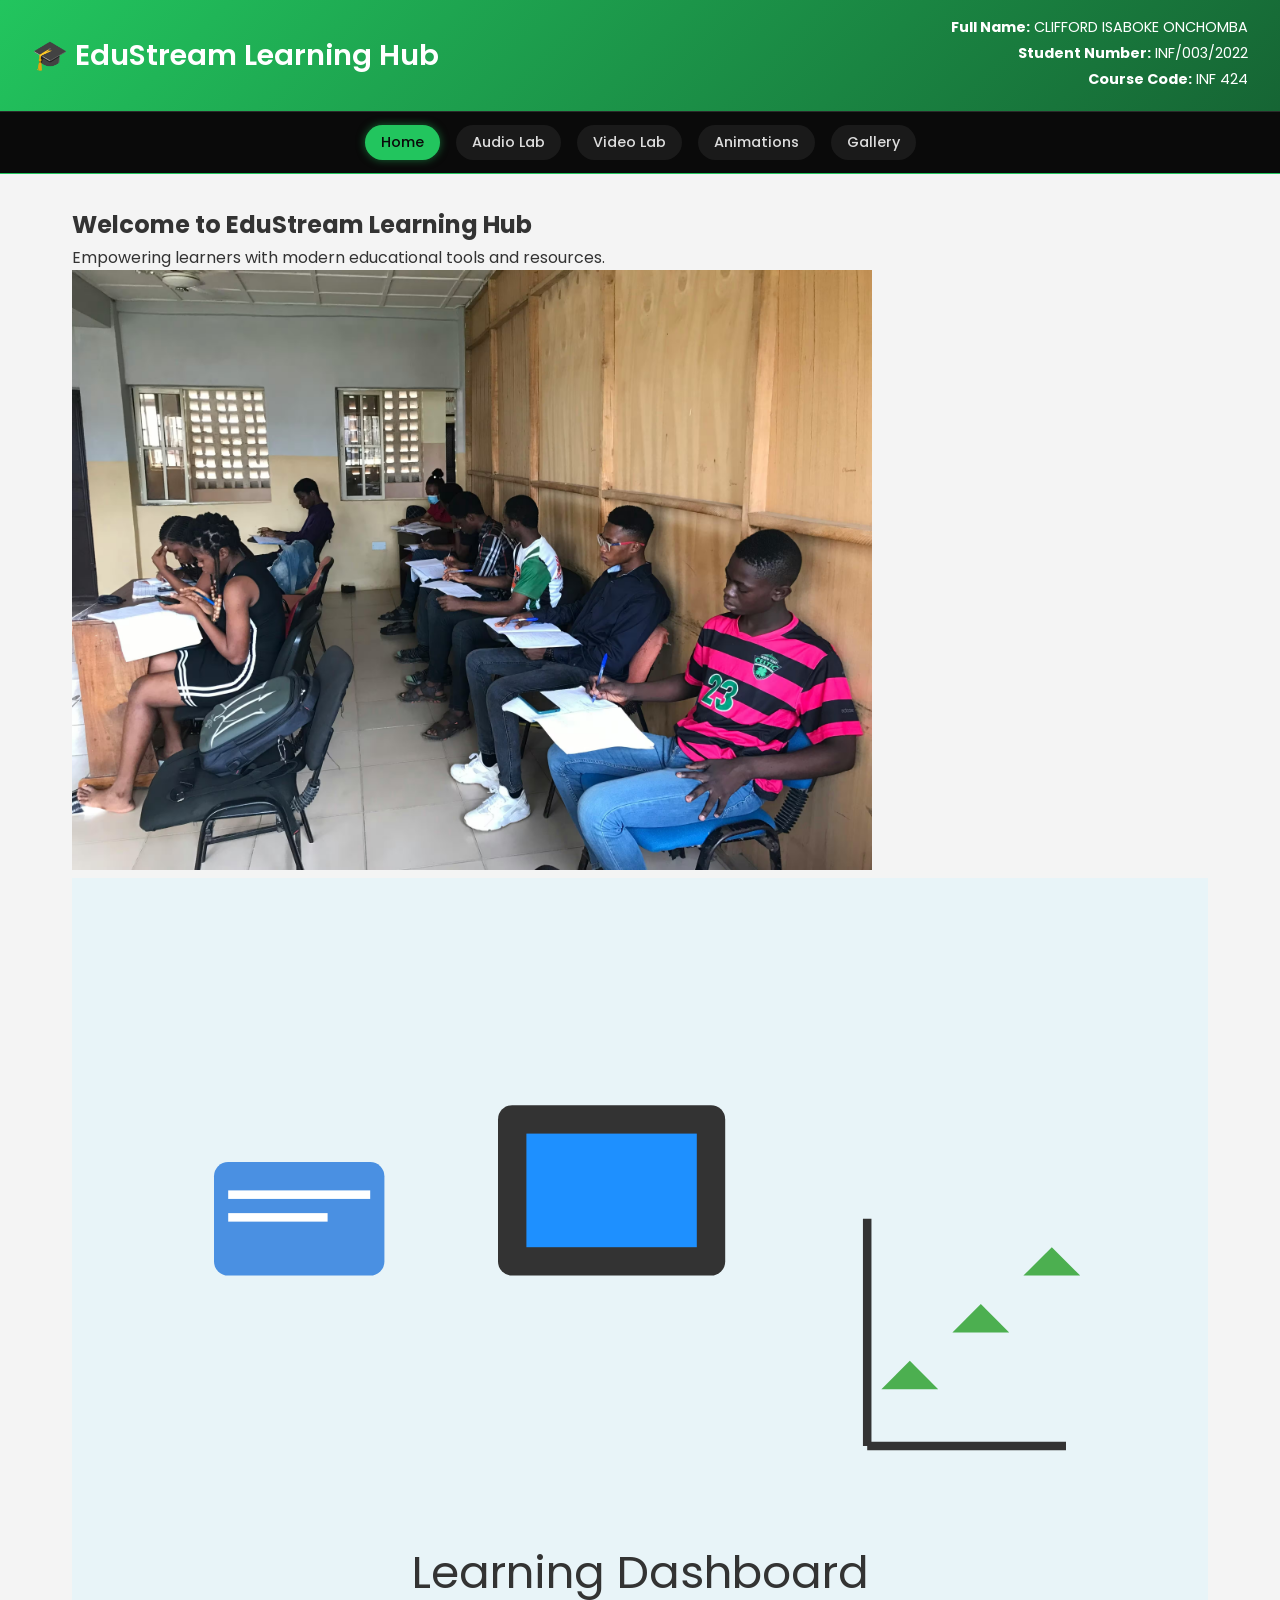
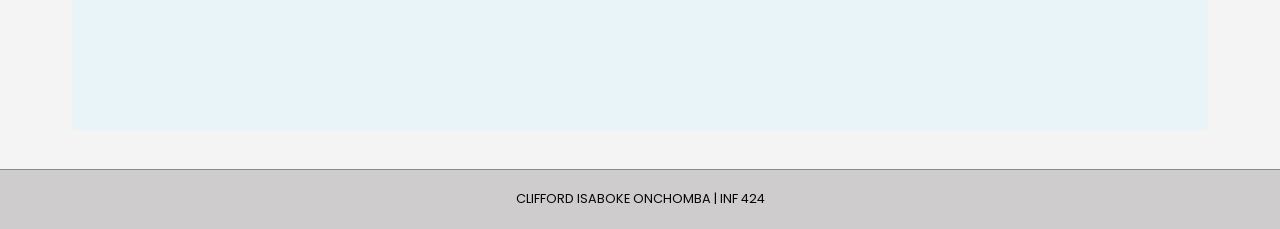
<file: index.html>
<!DOCTYPE html>
<html lang="en">
<head>
    <meta charset="UTF-8">
    <meta name="viewport" content="width=device-width, initial-scale=1.0">
    <title>EduStream Learning Hub</title>
    <!-- Preconnect to Google Fonts for performance -->
    <link rel="preconnect" href="https://fonts.googleapis.com">
    <link rel="preconnect" href="https://fonts.gstatic.com" crossorigin>
    <link href="https://fonts.googleapis.com/css2?family=Poppins:wght@400;600&display=swap" rel="stylesheet">
    <link rel="stylesheet" href="style.css">
    
</head>
<body>
    <header>
  <div class="logo">🎓 EduStream Learning Hub</div>
  <div class="student-info">
    <p><strong>Full Name:</strong> CLIFFORD ISABOKE ONCHOMBA</p>
    <p><strong>Student Number:</strong> INF/003/2022</p>
    <p><strong>Course Code:</strong> INF 424</p>
  </div>
</header>

<!-- Navigation Bar -->
<nav class="main-nav">
  <a href="index.html" class="nav-link active"> Home</a>
  <a href="audio-player.html" class="nav-link"> Audio Lab</a>
  <a href="video-player.html" class="nav-link"> Video Lab</a>
  <a href="animations.html" class="nav-link"> Animations</a>
  <a href="gallery.html" class="nav-link"> Gallery</a>
</nav>

    <main>
        <section class="hero-section">
            <h1>Welcome to EduStream Learning Hub</h1>
            <p>Empowering learners with modern educational tools and resources.</p>
            <picture>
                <source srcset="assets/images/pexels-unique-digitals-154779423-10614240.avif" type="image/avif">
                <source srcset="assets/images/pexels-unique-digitals-154779423-10614240.webp" type="image/webp">
                <img src="assets/images/pexels-unique-digitals-154779423-10614240.jpg" alt="Students collaborating in a modern learning environment with digital devices" width="800" height="600" class="hero-image">
            </picture>
        </section>

        <section class="illustration-section">
            <svg class="illustration" viewBox="0 0 400 300" role="img" aria-label="Educational illustration showing learning dashboard with books, computer, and growth chart">
                <!-- Background rectangle -->
                <rect width="400" height="300" fill="#e8f4f8"/>
                <!-- Book -->
                <rect x="50" y="100" width="60" height="40" fill="#4a90e2" rx="5"/>
                <rect x="55" y="110" width="50" height="3" fill="#fff"/>
                <rect x="55" y="118" width="35" height="3" fill="#fff"/>
                <!-- Computer screen -->
                <rect x="150" y="80" width="80" height="60" fill="#333" rx="5"/>
                <rect x="160" y="90" width="60" height="40" fill="#1e90ff"/>
                <!-- Growth chart -->
                <line x1="280" y1="200" x2="280" y2="120" stroke="#333" stroke-width="3"/>
                <line x1="280" y1="200" x2="350" y2="200" stroke="#333" stroke-width="3"/>
                <polygon points="285,180 295,170 305,180" fill="#4caf50"/>
                <polygon points="310,160 320,150 330,160" fill="#4caf50"/>
                <polygon points="335,140 345,130 355,140" fill="#4caf50"/>
                <!-- Text -->
                <text x="200" y="250" text-anchor="middle" font-family="Poppins, sans-serif" font-size="16" fill="#333">Learning Dashboard</text>
            </svg>
        </section>
    </main>
    <footer class="page-footer">
  <p>CLIFFORD ISABOKE ONCHOMBA | INF 424</p>
</footer>
</body>
</html>
</file>
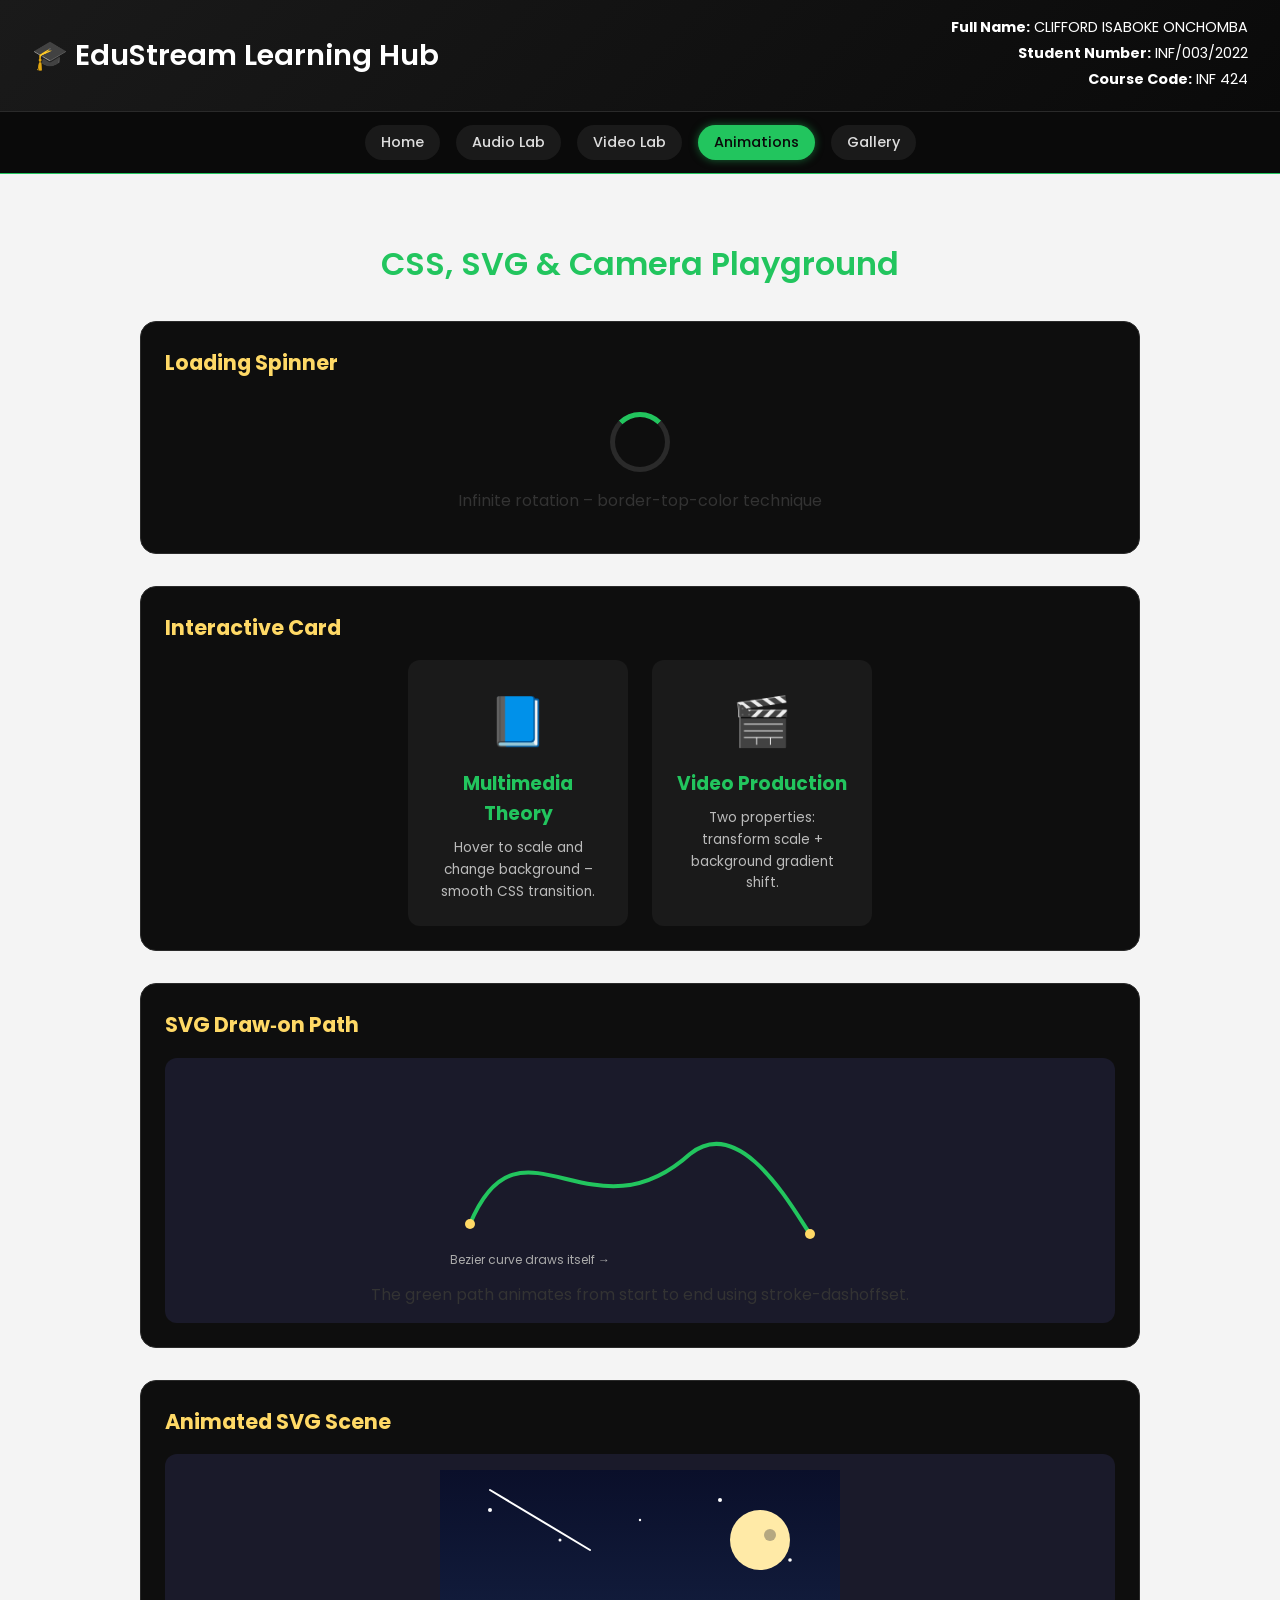
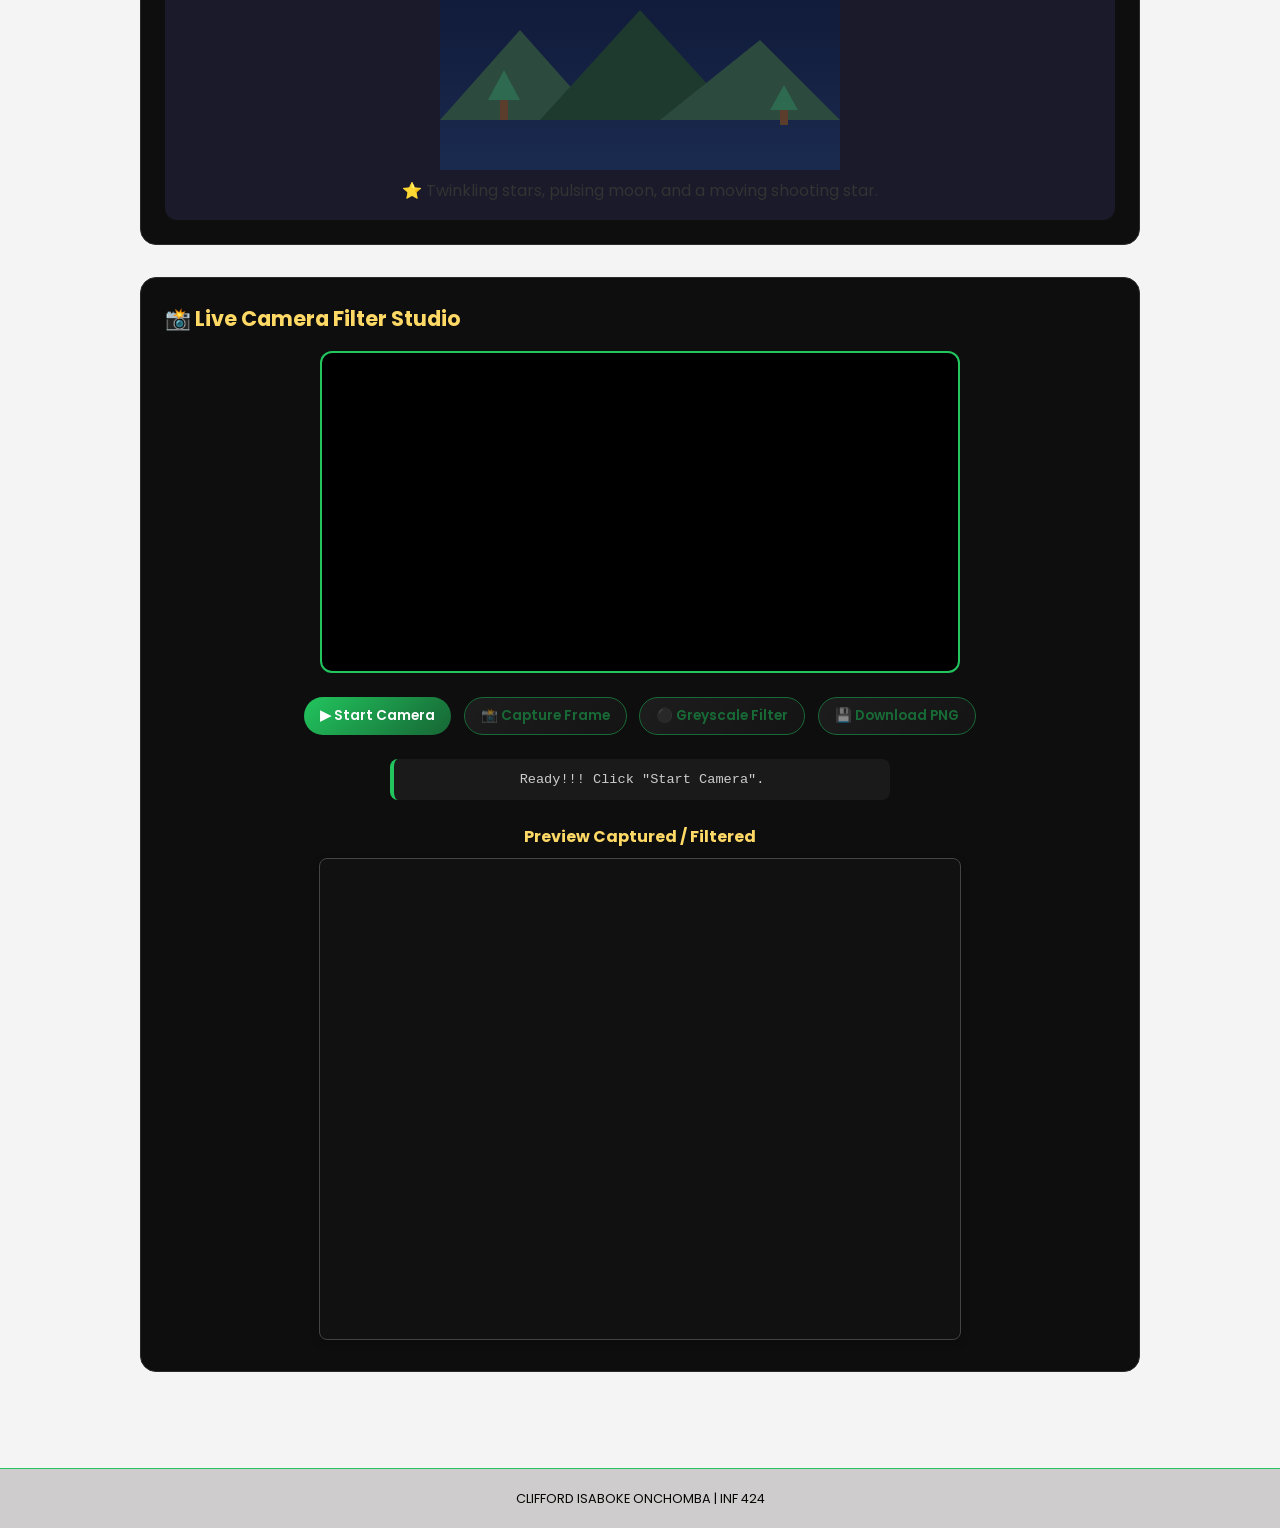
<file: animations.html>
<!DOCTYPE html>
<html lang="en">
<head>
  <meta charset="UTF-8" />
  <meta name="viewport" content="width=device-width, initial-scale=1.0" />
  <title>EduStream Learning Hub – Creative Lab (Animations + Camera)</title>
  <!-- Google Fonts -->
  <link rel="preconnect" href="https://fonts.googleapis.com" />
  <link rel="preconnect" href="https://fonts.gstatic.com" crossorigin />
  <link href="https://fonts.googleapis.com/css2?family=Poppins:wght@400;500;600;700&display=swap" rel="stylesheet" />
  <link rel="stylesheet" href="style.css" />
</head>
<body class="dark-theme">
  <header>
  <div class="logo">🎓 EduStream Learning Hub</div>
  <div class="student-info">
    <p><strong>Full Name:</strong> CLIFFORD ISABOKE ONCHOMBA</p>
    <p><strong>Student Number:</strong> INF/003/2022</p>
    <p><strong>Course Code:</strong> INF 424</p>
  </div>
</header>

<!-- Navigation Bar -->
<nav class="main-nav">
  <a href="index.html" class="nav-link"> Home</a>
  <a href="audio-player.html" class="nav-link">Audio Lab</a>
  <a href="video-player.html" class="nav-link"> Video Lab</a>
  <a href="animations.html" class="nav-link  active"> Animations</a>
  <a href="gallery.html" class="nav-link"> Gallery</a>
</nav>

  <main>
    <h1 class="page-title">CSS, SVG & Camera Playground</h1>

    <!-- CSS Loading Spinner -->
    <section class="demo-section">
      <h2>  Loading Spinner</h2>
      <div class="spinner-container">
        <div class="loading-spinner"></div>
        <p>Infinite rotation – border-top-color technique</p>
      </div>
    </section>

    <!--  Card Component with Hover Transitions -->
    <section class="demo-section">
      <h2> Interactive Card </h2>
      <div class="cards-grid">
        <div class="animated-card">
          <div class="card-icon">📘</div>
          <h3>Multimedia Theory</h3>
          <p>Hover to scale and change background – smooth CSS transition.</p>
        </div>
        <div class="animated-card">
          <div class="card-icon">🎬</div>
          <h3>Video Production</h3>
          <p>Two properties: transform scale + background gradient shift.</p>
        </div>
      </div>
    </section>

    <!--  SVG Draw‑on Path Animation (Bezier curve) -->
    <section class="demo-section">
      <h2> SVG Draw‑on Path </h2>
      <div class="svg-container">
        <svg width="400" height="200" viewBox="0 0 400 200" xmlns="http://www.w3.org/2000/svg">
          <path class="draw-path" 
                d="M 30 150 C 80 30, 150 170, 250 80 C 300 40, 350 130, 370 160" 
                fill="none" 
                stroke="#22C55E" 
                stroke-width="4" 
                stroke-linecap="round" />
          <circle cx="30" cy="150" r="5" fill="#FFD966" />
          <circle cx="370" cy="160" r="5" fill="#FFD966" />
          <text x="10" y="190" fill="#aaa" font-size="12">Bezier curve draws itself →</text>
        </svg>
        <p>The green path animates from start to end using stroke-dashoffset.</p>
      </div>
    </section>

    <!--  Second SVG Illustration (6+ elements, animated property) -->
    <section class="demo-section">
      <h2>Animated SVG Scene </h2>
      <div class="svg-container">
        <svg width="400" height="300" viewBox="0 0 400 300" xmlns="http://www.w3.org/2000/svg">
          <defs>
            <linearGradient id="skyGrad" x1="0%" y1="0%" x2="0%" y2="100%">
              <stop offset="0%" stop-color="#0a0f2a" />
              <stop offset="100%" stop-color="#1a2a4f" />
            </linearGradient>
          </defs>
          <rect width="400" height="300" fill="url(#skyGrad)" />
          <circle class="star twinkle1" cx="50" cy="40" r="2" fill="#FFF" />
          <circle class="star twinkle2" cx="120" cy="70" r="1.5" fill="#FFF" />
          <circle class="star twinkle3" cx="280" cy="30" r="2" fill="#FFF" />
          <circle class="star twinkle4" cx="350" cy="90" r="1.8" fill="#FFF" />
          <circle class="star twinkle5" cx="200" cy="50" r="1.2" fill="#FFF" />
          <circle class="moon" cx="320" cy="70" r="30" fill="#FFEAA7" />
          <circle cx="330" cy="65" r="6" fill="#0a0f2a" opacity="0.3" />
          <polygon points="0,250 80,160 160,250" fill="#2d4a3e" />
          <polygon points="100,250 200,140 300,250" fill="#1e3a2f" />
          <polygon points="220,250 320,170 400,250" fill="#2d4a3e" />
          <line class="shooting-star" x1="50" y1="20" x2="150" y2="80" stroke="#FFF" stroke-width="2" stroke-linecap="round" />
          <rect x="60" y="230" width="8" height="20" fill="#5a3e2b" />
          <polygon points="48,230 64,200 80,230" fill="#2d6a4f" />
          <rect x="340" y="240" width="8" height="15" fill="#5a3e2b" />
          <polygon points="330,240 344,215 358,240" fill="#2d6a4f" />
        </svg>
        <p>⭐ Twinkling stars, pulsing moon, and a moving shooting star.</p>
      </div>
    </section>

    <!--  LIVE CAMERA FILTER  -->
    <section class="demo-section camera-section">
      <h2>📸 Live Camera Filter Studio</h2>
      <div class="camera-wrapper">
        <!-- Live video feed -->
        <div class="video-preview">
          <video id="cameraVideo" autoplay muted></video>
        </div>

        <!-- Control buttons -->
        <div class="camera-controls">
          <button id="startCameraBtn" class="camera-btn primary">▶ Start Camera</button>
          <button id="captureBtn" class="camera-btn" disabled>📸 Capture Frame</button>
          <button id="greyscaleBtn" class="camera-btn" disabled>⚫ Greyscale Filter</button>
          <button id="downloadBtn" class="camera-btn" disabled>💾 Download PNG</button>
        </div>

        <!-- Status messages -->
        <div id="cameraStatus" class="camera-status" aria-live="polite"></div>

        <!-- Preview captured/filtered image -->
        <div class="preview-area">
          <h3>Preview Captured / Filtered</h3>
          <canvas id="previewCanvas" width="640" height="480"></canvas>
        </div>
      </div>
    </section>
  </main>

  <footer class="page-footer">
    <p>CLIFFORD ISABOKE ONCHOMBA | INF 424 </p>
  </footer>

  <script>
    (function() {
      // Camera elements
      const video = document.getElementById('cameraVideo');
      const previewCanvas = document.getElementById('previewCanvas');
      const previewCtx = previewCanvas.getContext('2d');
      const captureCanvas = document.createElement('canvas'); // hidden, for processing
      
      const startBtn = document.getElementById('startCameraBtn');
      const captureBtn = document.getElementById('captureBtn');
      const greyscaleBtn = document.getElementById('greyscaleBtn');
      const downloadBtn = document.getElementById('downloadBtn');
      const statusDiv = document.getElementById('cameraStatus');

      let mediaStream = null;
      let currentImageData = null;   // stores the latest captured ImageData

      function showMessage(msg, isError = false) {
        statusDiv.innerHTML = msg;
        statusDiv.style.color = isError ? '#ff8888' : '#88ff88';
        console.log(msg);
      }

      function clearMessage() {
        statusDiv.innerHTML = ' Ready!!! Click "Start Camera".';
        statusDiv.style.color = '#ccc';
      }

      function setButtonsEnabled(enabled) {
        captureBtn.disabled = !enabled;
        greyscaleBtn.disabled = !enabled;
        downloadBtn.disabled = !enabled;
      }

      // Start camera with error handling f
      async function startCamera() {
        if (mediaStream) {
          mediaStream.getTracks().forEach(track => track.stop());
          video.srcObject = null;
        }

        const constraints = {
          video: { width: { ideal: 1280 }, height: { ideal: 720 }, facingMode: 'user' },
          audio: false
        };

        try {
          const stream = await navigator.mediaDevices.getUserMedia(constraints);
          mediaStream = stream;
          video.srcObject = stream;
          await video.play();
          showMessage('📷 Camera active. You can now capture frames.');
          setButtonsEnabled(true);
        } catch (err) {
          let errorMsg = '';
          switch (err.name) {
            case 'NotAllowedError':
              errorMsg = '❌ Permission denied. Please allow camera access in your browser.';
              break;
            case 'NotFoundError':
              errorMsg = '❌ No camera found on this device. Please connect a camera.';
              break;
            case 'NotReadableError':
              errorMsg = '❌ Camera is busy or not readable. Close other apps using the camera.';
              break;
            default:
              errorMsg = `⚠️ Camera error: ${err.name} – ${err.message}`;
          }
          showMessage(errorMsg, true);
          setButtonsEnabled(false);
        }
      }

      // Capture current video frame to  store ImageData
      function captureFrame() {
        if (!video.videoWidth || !video.videoHeight) {
          showMessage('⚠️ No video feed. Please start the camera first.', true);
          return;
        }

        const width = video.videoWidth;
        const height = video.videoHeight;
        captureCanvas.width = width;
        captureCanvas.height = height;
        previewCanvas.width = width;
        previewCanvas.height = height;

        const ctx = captureCanvas.getContext('2d');
        ctx.drawImage(video, 0, 0, width, height);
        currentImageData = ctx.getImageData(0, 0, width, height);
        
        // Show on preview
        previewCtx.putImageData(currentImageData, 0, 0);
        showMessage('📸 Frame captured. You can now apply greyscale or download.');
        greyscaleBtn.disabled = false;
        downloadBtn.disabled = false;
      }

      // Apply greyscale 
      function applyGreyscale() {
        if (!currentImageData) {
          showMessage('⚠️ No captured frame. Click "Capture Frame" first.', true);
          return;
        }

        const data = currentImageData.data;
        for (let i = 0; i < data.length; i += 4) {
          const r = data[i];
          const g = data[i+1];
          const b = data[i+2];
          const luminance = 0.299 * r + 0.587 * g + 0.114 * b;
          data[i] = luminance;
          data[i+1] = luminance;
          data[i+2] = luminance;
        }
        previewCtx.putImageData(currentImageData, 0, 0);
        showMessage('⚫ Greyscale filter applied (ITU-R BT.601 formula).');
      }

      // Download preview  as PNG
      function downloadPNG() {
        if (!previewCanvas.width || !previewCanvas.height) {
          showMessage('⚠️ No image to download. Capture or filter a frame first.', true);
          return;
        }
        try {
          const dataURL = previewCanvas.toDataURL('image/png');
          const link = document.createElement('a');
          const timestamp = new Date().toISOString().slice(0,19).replace(/:/g, '-');
          link.download = `edustream-cam-${timestamp}.png`;
          link.href = dataURL;
          link.click();
          showMessage('💾 PNG download started.');
        } catch (err) {
          showMessage(`Download failed: ${err.message}`, true);
        }
      }

      // Event listeners
      startBtn.addEventListener('click', startCamera);
      captureBtn.addEventListener('click', captureFrame);
      greyscaleBtn.addEventListener('click', applyGreyscale);
      downloadBtn.addEventListener('click', downloadPNG);

      // Initial state
      setButtonsEnabled(false);
      clearMessage();
    })();
  </script>
</body>
</html>
</file>
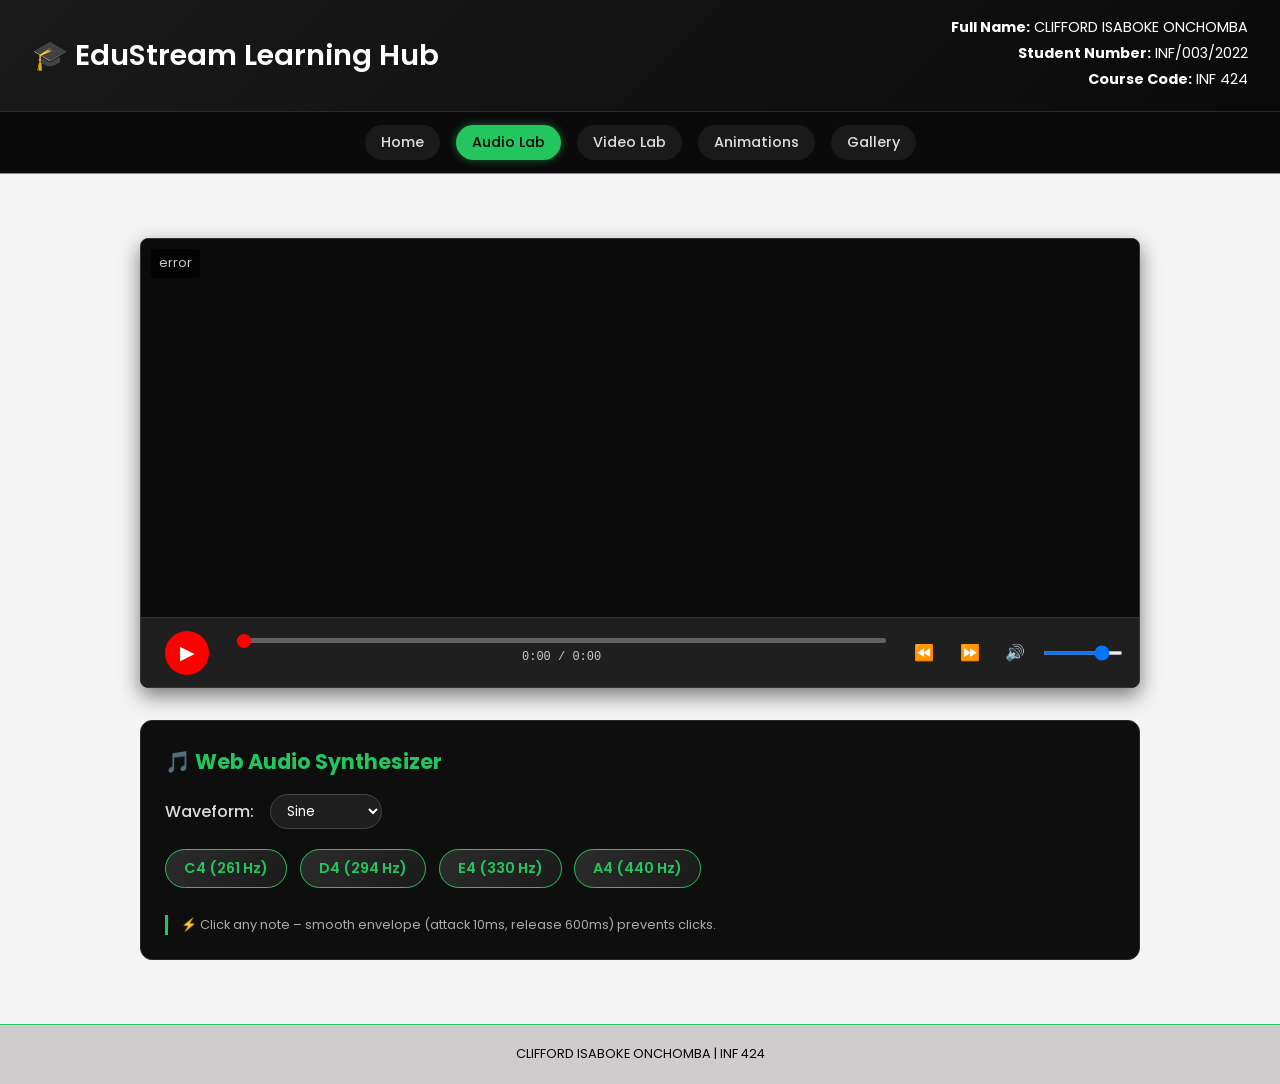
<file: audio-player.html>
<!DOCTYPE html>
<html lang="en">
<head>
  <meta charset="UTF-8" />
  <meta name="viewport" content="width=device-width, initial-scale=1.0" />
  <title>EduStream Learning Hub – Audio Player + Tone Generator</title>
  <!-- Google Fonts -->
  <link rel="preconnect" href="https://fonts.googleapis.com" />
  <link rel="preconnect" href="https://fonts.gstatic.com" crossorigin />
  <link href="https://fonts.googleapis.com/css2?family=Poppins:wght@400;500;600;700&display=swap" rel="stylesheet" />
  <link rel="stylesheet" href="style.css" />
</head>
<body class="dark-theme">
  <header>
  <div class="logo">🎓 EduStream Learning Hub</div>
  <div class="student-info">
    <p><strong>Full Name:</strong> CLIFFORD ISABOKE ONCHOMBA</p>
    <p><strong>Student Number:</strong> INF/003/2022</p>
    <p><strong>Course Code:</strong> INF 424</p>
  </div>
</header>

<!-- Navigation Bar -->
<nav class="main-nav">
  <a href="index.html" class="nav-link"> Home</a>
  <a href="audio-player.html" class="nav-link active"> Audio Lab</a>
  <a href="video-player.html" class="nav-link"> Video Lab</a>
  <a href="animations.html" class="nav-link"> Animations</a>
  <a href="gallery.html" class="nav-link"> Gallery</a>
</nav>

  <main>
    <!-- Custom Audio Player  -->
    <div class="media-player">
      <div class="player-visual">
        <div id="status" class="status-overlay" aria-live="polite"></div>
      </div>
      <div class="control-bar">
        <div class="control-left">
          <button id="play-pause" class="play-btn" type="button" aria-label="Play audio" title="Play/Pause">
            <span id="play-icon">▶</span>
          </button>
        </div>
        <div class="control-center">
          <div class="progress-container">
            <input id="seek-slider" type="range" min="0" max="100" value="0" step="0.1" aria-label="Seek through audio" />
            <div class="time-display">
              <span id="current-time">0:00</span> / <span id="duration-time">0:00</span>
            </div>
          </div>
        </div>
        <div class="control-right">
          <button id="rewind" class="control-btn" type="button" aria-label="Rewind 10 seconds" title="Rewind 10 seconds">⏪</button>
          <button id="forward" class="control-btn" type="button" aria-label="Forward 10 seconds" title="Forward 10 seconds">⏩</button>
          <button id="mute-toggle" class="control-btn" type="button" aria-label="Mute audio" title="Mute/Unmute">🔊</button>
          <input id="volume-slider" type="range" min="0" max="1" step="0.01" value="0.8" aria-label="Adjust volume" title="Adjust volume" />
        </div>
      </div>
    </div>

    <!-- audio  -->
    <audio id="audio" src="assets/audio/fun python.mp3"></audio>

    <!--  WEB AUDIO TONE GENERATOR SECTION  -->
    <div class="tone-generator-section">
      <h3>🎵 Web Audio Synthesizer</h3>
      <div class="synth-controls">
        <div class="waveform-selector">
          <label>Waveform:</label>
          <select id="waveformSelect" aria-label="Select waveform type" title="Choose waveform shape (Sine, Square, Sawtooth, Triangle)">
            <option value="sine">Sine</option>
            <option value="square">Square</option>
            <option value="sawtooth">Sawtooth</option>
            <option value="triangle">Triangle</option>
          </select>
        </div>
        <div class="note-buttons">
          <button class="note-btn" data-freq="261.63" data-note="C4" title="Play Middle C note">C4 (261 Hz)</button>
          <button class="note-btn" data-freq="293.66" data-note="D4" title="Play D note">D4 (294 Hz)</button>
          <button class="note-btn" data-freq="329.63" data-note="E4" title="Play E note">E4 (330 Hz)</button>
          <button class="note-btn" data-freq="440.00" data-note="A4" title="Play A note (standard tuning frequency)">A4 (440 Hz)</button>
        </div>
        <p class="synth-info">⚡ Click any note – smooth envelope (attack 10ms, release 600ms) prevents clicks.</p>
      </div>
    </div>
  </main>
  <footer class="page-footer">
  <p>CLIFFORD ISABOKE ONCHOMBA | INF 424</p>
</footer>

  <script>
    // ----------Audio Player Script----------
    const audio = document.getElementById('audio');
    const playPauseBtn = document.getElementById('play-pause');
    const playIcon = document.getElementById('play-icon');
    const statusEl = document.getElementById('status');
    const seekSlider = document.getElementById('seek-slider');
    const curTimeEl = document.getElementById('current-time');
    const durTimeEl = document.getElementById('duration-time');
    const volumeSlider = document.getElementById('volume-slider');
    const muteBtn = document.getElementById('mute-toggle');
    const rewindBtn = document.getElementById('rewind');
    const forwardBtn = document.getElementById('forward');

    const statusMsg = {
      loadstart: 'loading…',
      loadeddata: '',
      play: '',
      pause: '',
      waiting: 'buffering…',
      playing: '',
      ended: '',
      error: 'error'
    };

    function fmt_time(seconds) {
      const s = Number.isFinite(seconds) && seconds >= 0 ? seconds : 0;
      const m = Math.floor(s / 60);
      const sec = Math.floor(s % 60);
      return `${m}:${sec.toString().padStart(2, '0')}`;
    }

    function updateStatus(eventType) {
      statusEl.textContent = statusMsg[eventType] || '';
    }

    function updateSeek() {
      if (!audio.duration || Number.isNaN(audio.currentTime)) {
        seekSlider.value = 0;
        curTimeEl.textContent = '0:00';
        durTimeEl.textContent = '0:00';
        return;
      }
      const percent = (audio.currentTime / audio.duration) * 100;
      seekSlider.value = percent;
      curTimeEl.textContent = fmt_time(audio.currentTime);
      durTimeEl.textContent = fmt_time(audio.duration);
    }

    function syncPlayButton() {
      if (audio.ended) {
        playIcon.textContent = '↻';
        playPauseBtn.setAttribute('aria-label', 'Replay audio');
        return;
      }
      if (audio.paused) {
        playIcon.textContent = '▶';
        playPauseBtn.setAttribute('aria-label', 'Play audio');
      } else {
        playIcon.textContent = '❚❚';
        playPauseBtn.setAttribute('aria-label', 'Pause audio');
      }
    }

    function syncMute() {
      muteBtn.textContent = audio.muted ? '🔇' : '🔊';
      muteBtn.setAttribute('aria-label', audio.muted ? 'Unmute audio' : 'Mute audio');
    }

    function syncVolume() {
      audio.volume = Number(volumeSlider.value);
      audio.muted = audio.volume <= 0;
      syncMute();
    }

    function togglePlay() {
      if (audio.paused || audio.ended) {
        audio.play().catch(err => {
          console.error('Play failed', err);
          updateStatus('error');
        });
      } else {
        audio.pause();
      }
    }

    function toggleMute() {
      audio.muted = !audio.muted;
      if (audio.muted) {
        volumeSlider.value = 0;
      } else {
        volumeSlider.value = audio.volume || 0.8;
      }
      syncMute();
    }

    function seekAudio() {
      if (!audio.duration) return;
      const pct = Number(seekSlider.value);
      audio.currentTime = (pct / 100) * audio.duration;
    }

    function rewind10() {
      audio.currentTime = Math.max(0, audio.currentTime - 10);
    }

    function forward10() {
      audio.currentTime = Math.min(audio.duration || 0, audio.currentTime + 10);
    }

    function handleKeyboard(e) {
      const active = document.activeElement;
      const typing = active && ['INPUT', 'TEXTAREA', 'SELECT'].includes(active.tagName);
      if (typing) return;
      switch (e.code) {
        case 'Space':
          e.preventDefault();
          togglePlay();
          break;
        case 'KeyM':
          e.preventDefault();
          toggleMute();
          break;
        case 'ArrowLeft':
          e.preventDefault();
          rewind10();
          break;
        case 'ArrowRight':
          e.preventDefault();
          forward10();
          break;
      }
    }

    playPauseBtn.addEventListener('click', togglePlay);
    muteBtn.addEventListener('click', toggleMute);
    seekSlider.addEventListener('input', seekAudio);
    volumeSlider.addEventListener('input', syncVolume);
    rewindBtn.addEventListener('click', rewind10);
    forwardBtn.addEventListener('click', forward10);
    document.addEventListener('keydown', handleKeyboard);

    audio.addEventListener('loadstart', () => updateStatus('loadstart'));
    audio.addEventListener('loadeddata', () => { updateStatus('loadeddata'); updateSeek(); syncPlayButton(); });
    audio.addEventListener('play', () => { updateStatus('play'); syncPlayButton(); });
    audio.addEventListener('pause', () => { updateStatus('pause'); syncPlayButton(); });
    audio.addEventListener('waiting', () => updateStatus('waiting'));
    audio.addEventListener('playing', () => updateStatus('playing'));
    audio.addEventListener('ended', () => { updateStatus('ended'); syncPlayButton(); });
    audio.addEventListener('timeupdate', updateSeek);
    audio.addEventListener('durationchange', updateSeek);
    audio.addEventListener('error', () => updateStatus('error'));

    audio.volume = 0.8;
    syncMute();
    syncPlayButton();

    // ---------- WEB AUDIO TONE GENERATOR  ----------
    let audioCtx = null;          // lazy initialisation
    let activeOscillator = null;
    let activeGain = null;

    // AudioContext on first user interaction
    function getAudioContext() {
      if (!audioCtx) {
        audioCtx = new (window.AudioContext || window.webkitAudioContext)();
      }
      if (audioCtx.state === 'suspended') {
        audioCtx.resume();
      }
      return audioCtx;
    }

    // Stop any currently playing tone smooth release
    function stopCurrentTone() {
      if (activeGain && activeOscillator) {
        const now = audioCtx.currentTime;
        // release envelope: ramp gain to 0 over 600ms (decay/release)
        activeGain.gain.cancelScheduledValues(now);
        activeGain.gain.setValueAtTime(activeGain.gain.value, now);
        activeGain.gain.linearRampToValueAtTime(0, now + 0.6);
        // stop oscillator after release finishes
        activeOscillator.stop(now + 0.6);
        activeOscillator = null;
        activeGain = null;
      }
    }

    // Play a frequency with selected waveform and smooth envelope
    function playTone(frequency) {
      // Ensure AudioContext is created and resumed lazy, on user interaction
      const context = getAudioContext();
      if (!context) return;

      // Stop any ongoing tone to avoid overlapping simple monophonic
      stopCurrentTone();

      // Create oscillator and gain
      const oscillator = context.createOscillator();
      const gainNode = context.createGain();

      // Get selected waveform from dropdown
      const waveformSelect = document.getElementById('waveformSelect');
      oscillator.type = waveformSelect.value;
      oscillator.frequency.setValueAtTime(frequency, context.currentTime);

      // Connect: oscillator → gain → destination
      oscillator.connect(gainNode);
      gainNode.connect(context.destination);

      // Smooth envelope: attack 10ms (gain 0 → 0.3), then release later
      const now = context.currentTime;
      const attackTime = 0.01;    // 10ms
      const releaseTime = 0.6;     // 600ms decay/release

      gainNode.gain.cancelScheduledValues(now);
      gainNode.gain.setValueAtTime(0, now);
      // Attack: linear ramp to full volume (0.3 to avoid distortion)
      gainNode.gain.linearRampToValueAtTime(0.3, now + attackTime);
      // Schedule release after a short sustain (we will trigger release on button release?
      const sustainEnd = now + 0.8;
      gainNode.gain.setValueAtTime(0.3, sustainEnd);
      gainNode.gain.linearRampToValueAtTime(0, sustainEnd + releaseTime);
      oscillator.stop(sustainEnd + releaseTime);

      // Store references to possibly stop early on next note
      activeOscillator = oscillator;
      activeGain = gainNode;

      oscillator.start();
    }

    // Attach event listeners to all  buttons
    const noteButtons = document.querySelectorAll('.note-btn');
    noteButtons.forEach(btn => {
      btn.addEventListener('click', (e) => {
        e.preventDefault();
        const freq = parseFloat(btn.getAttribute('data-freq'));
        if (!isNaN(freq)) {
          playTone(freq);
        }
      });
    });

    // Oensuring AudioContext resumes if user clicks waveform selector 
    const waveformSelect = document.getElementById('waveformSelect');
    waveformSelect.addEventListener('click', () => {
      getAudioContext(); // initialises on first click
    });
  </script>
</body>
</html>
</file>
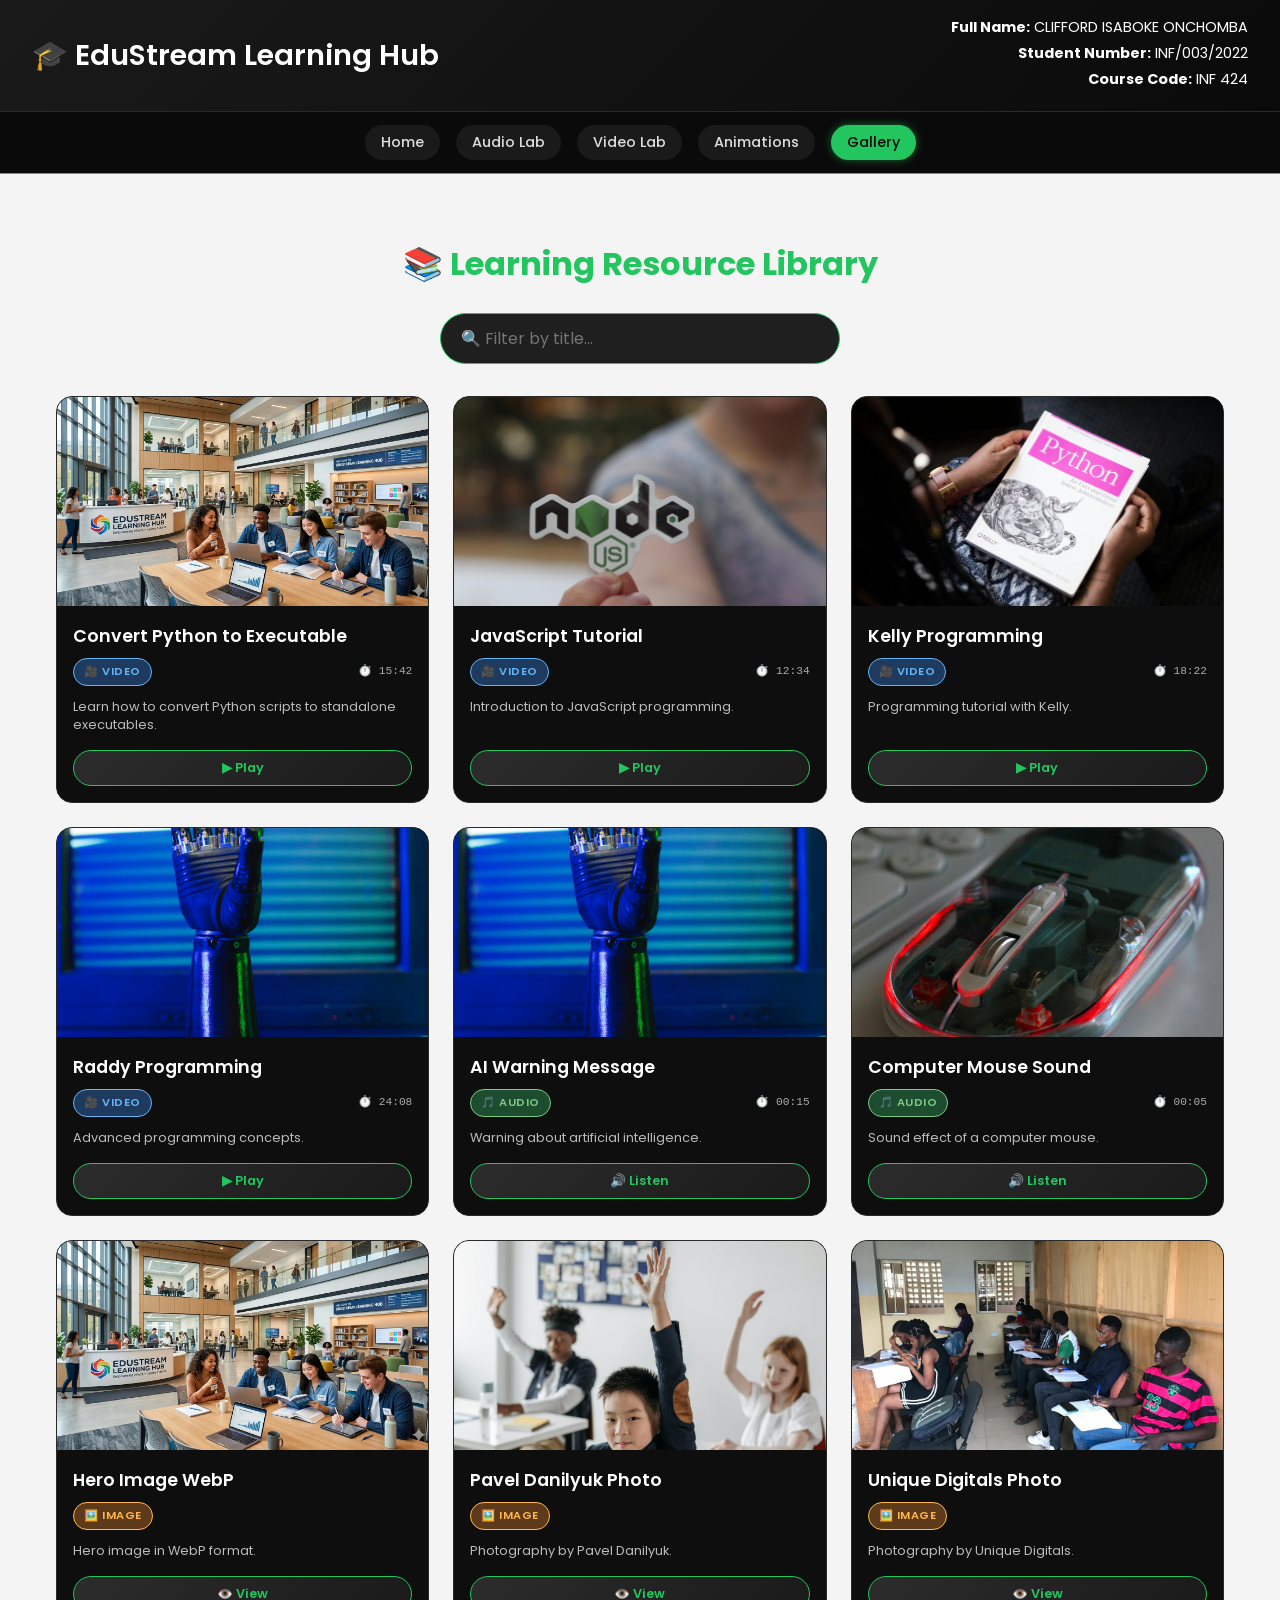
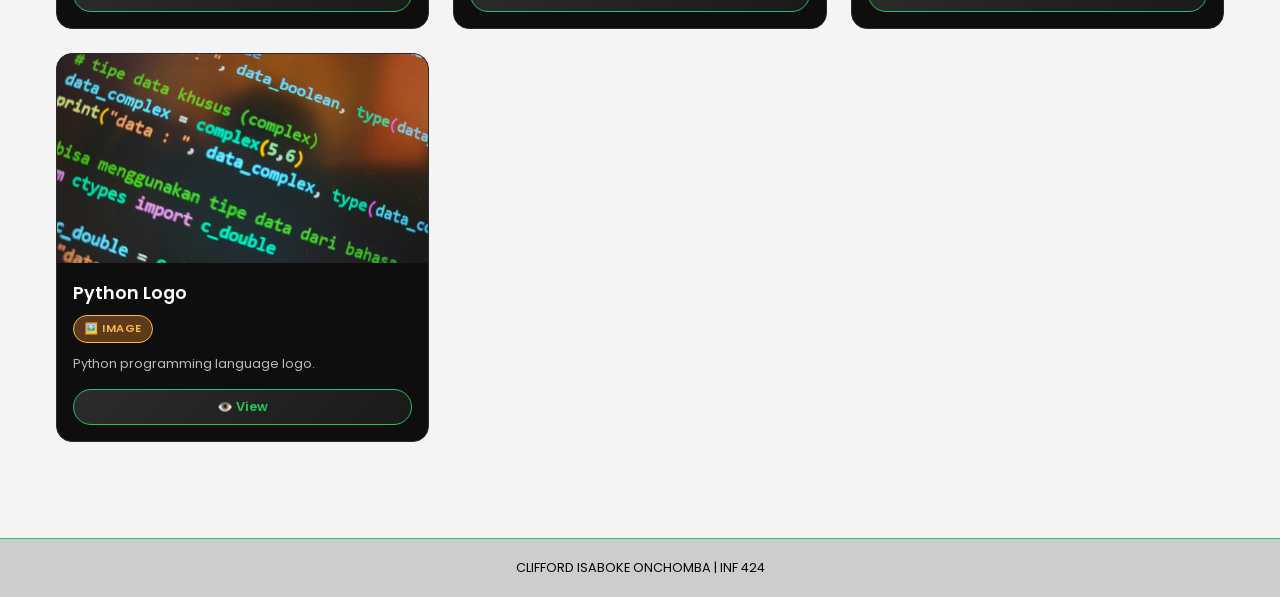
<file: gallery.html>
<!DOCTYPE html>
<html lang="en">
<head>
  <meta charset="UTF-8" />
  <meta name="viewport" content="width=device-width, initial-scale=1.0" />
  <title>EduStream Learning Hub – Media Gallery</title>
  <!-- Google Fonts -->
  <link rel="preconnect" href="https://fonts.googleapis.com" />
  <link rel="preconnect" href="https://fonts.gstatic.com" crossorigin />
  <link href="https://fonts.googleapis.com/css2?family=Poppins:wght@400;500;600;700&display=swap" rel="stylesheet" />
  <link rel="stylesheet" href="style.css" />
</head>
<body class="dark-theme">
  <header>
  <div class="logo">🎓 EduStream Learning Hub</div>
  <div class="student-info">
    <p><strong>Full Name:</strong> CLIFFORD ISABOKE ONCHOMBA</p>
    <p><strong>Student Number:</strong> INF/003/2022</p>
    <p><strong>Course Code:</strong> INF 424</p>
  </div>
</header>

<!-- Navigation Bar -->
<nav class="main-nav">
  <a href="index.html" class="nav-link"> Home</a>
  <a href="audio-player.html" class="nav-link"> Audio Lab</a>
  <a href="video-player.html" class="nav-link"> Video Lab</a>
  <a href="animations.html" class="nav-link"> Animations</a>
  <a href="gallery.html" class="nav-link active"> Gallery</a>
</nav>

  <main>
    <div class="gallery-container">
      <h1 class="gallery-title">📚 Learning Resource Library</h1>
      
      <!-- Live search input -->
      <div class="search-bar">
        <input type="text" id="searchInput" placeholder="🔍 Filter by title..." aria-label="Search media by title">
      </div>

      <!-- Dynamic gallery grid -->
      <div id="galleryGrid" class="gallery-grid"></div>
    </div>
  </main>

  <footer class="page-footer">
    <p>CLIFFORD ISABOKE ONCHOMBA | INF 424 </p>
  </footer>

  <script>
    // ---------- MEDIA LIBRARY DATA ARRAY ----------
    const mediaLibrary = [
      // Videos
      { id: 1, title: "Convert Python to Executable", type: "video", thumbnail: "assets/video/poster.jpg", duration: "15:42", description: "Learn how to convert Python scripts to standalone executables." },
      { id: 2, title: "JavaScript Tutorial", type: "video", thumbnail: "assets/images/js pexels-realtoughcandy-11035380.jpg", duration: "12:34", description: "Introduction to JavaScript programming." },
      { id: 3, title: "Kelly Programming", type: "video", thumbnail: "assets/images/python_pexels-divinetechygirl-1181671.jpg", duration: "18:22", description: "Programming tutorial with Kelly." },
      { id: 4, title: "Raddy Programming", type: "video", thumbnail: "assets/images/IMG_20250106_203316.jpg", duration: "24:08", description: "Advanced programming concepts." },
      
      // Audio
      { id: 5, title: "AI Warning Message", type: "audio", thumbnail: "assets/images/IMG_20250106_203316.jpg", duration: "00:15", description: "Warning about artificial intelligence." },
      // { id: 6, title: "HAL 9000 Quote", type: "audio", thumbnail: "assets/images/hero.png", duration: "00:08", description: "Famous quote from HAL 9000." },
      // { id: 7, title: "Machine Speech", type: "audio", thumbnail: "assets/images/machinepexels-laura-musikanski-821773-6019019.png", duration: "00:12", description: "Things a machine might say." },
      // { id: 8, title: "System Voice", type: "audio", thumbnail: "assets/images/js pexels-realtoughcandy-11035380.jpg", duration: "00:10", description: "Augmented female system voice." },
      { id: 9, title: "Computer Mouse Sound", type: "audio", thumbnail: "assets/images/mouse pexels-hilal-cavus-951450571-34030114.jpg", duration: "00:05", description: "Sound effect of a computer mouse." },
      // { id: 10, title: "Fun Python", type: "audio", thumbnail: "assets/images/py.jpg", duration: "45:00", description: "Fun Python programming audio." },
      
      // // Images
      // { id: 11, title: "Hero Image AVIF", type: "image", thumbnail: "assets/images/hero.avif", duration: null, description: "Hero image in AVIF format." },
      // { id: 12, title: "Hero Image PNG", type: "image", thumbnail: "assets/images/hero.png", duration: null, description: "Hero image in PNG format." },
      { id: 13, title: "Hero Image WebP", type: "image", thumbnail: "assets/images/hero.webp", duration: null, description: "Hero image in WebP format." },
      { id: 14, title: "Pavel Danilyuk Photo", type: "image", thumbnail: "assets/images/pexels-pavel-danilyuk-8423045.jpg", duration: null, description: "Photography by Pavel Danilyuk." }, 
      { id: 15, title: "Unique Digitals Photo", type: "image", thumbnail: "assets/images/pexels-unique-digitals-154779423-10614240.jpg", duration: null, description: "Photography by Unique Digitals." },
      // { id: 16, title: "Workman Photo", type: "image", thumbnail: "assets/images/pexels-workman-19344119.jpg", duration: null, description: "Photography by Workman." },
      { id: 17, title: "Python Logo", type: "image", thumbnail: "assets/images/py.jpg", duration: null, description: "Python programming language logo." }
    ];

    // ----------  renderMediaCard ----------
    function renderMediaCard(item) {
      // Determine badge colour based on type
      let badgeClass = '';
      let badgeText = '';
      let actionButton = '';
      
      switch (item.type) {
        case 'video':
          badgeClass = 'badge-video';
          badgeText = '🎥 VIDEO';
          actionButton = `<button class="card-action" data-action="play">▶ Play</button>`;
          break;
        case 'audio':
          badgeClass = 'badge-audio';
          badgeText = '🎵 AUDIO';
          actionButton = `<button class="card-action" data-action="play">🔊 Listen</button>`;
          break;
        case 'image':
          badgeClass = 'badge-image';
          badgeText = '🖼️ IMAGE';
          actionButton = `<button class="card-action" data-action="view">👁️ View</button>`;
          break;
        default:
          badgeClass = 'badge-default';
          badgeText = 'MEDIA';
          actionButton = `<button class="card-action" data-action="open">Open</button>`;
      }

      // Duration display if exists
      const durationHtml = item.duration ? `<span class="card-duration">⏱️ ${item.duration}</span>` : '';

      // Return HTML string 
      return `
        <div class="media-card" data-id="${item.id}" data-title="${item.title.replace(/"/g, '&quot;')}" data-type="${item.type}">
          <img src="${item.thumbnail}" alt="${item.title} thumbnail" class="card-thumbnail" loading="lazy">
          <div class="card-content">
            <h3 class="card-title">${item.title}</h3>
            <div class="card-meta">
              <span class="card-badge ${badgeClass}">${badgeText}</span>
              ${durationHtml}
            </div>
            <p class="card-description">${item.description}</p>
            ${actionButton}
          </div>
        </div>
      `;
    }

    // ---------- RENDER fnctn filters and maps ----------
    function renderGallery(filterText = '') {
      const galleryGrid = document.getElementById('galleryGrid');
      if (!galleryGrid) return;

      // Filter data by title 
      const filtered = mediaLibrary.filter(item =>
        item.title.toLowerCase().includes(filterText.toLowerCase())
      );

      // Generate HTML using map + join
      const cardsHtml = filtered.map(item => renderMediaCard(item)).join('');
      galleryGrid.innerHTML = cardsHtml;
    }

    // ---------- LIVE SEARCH  ----------
    const searchInput = document.getElementById('searchInput');
    if (searchInput) {
      searchInput.addEventListener('input', (e) => {
        renderGallery(e.target.value);
      });
    }

    // ---------- EVENT listner ----------
    const galleryContainer = document.getElementById('galleryGrid');
    if (galleryContainer) {
      galleryContainer.addEventListener('click', (e) => {
        // Find closest .media-card (in case button or inner element is clicked)
        const card = e.target.closest('.media-card');
        if (!card) return;

        // Retrieve data from dataset
        const id = card.dataset.id;
        const title = card.dataset.title;
        const type = card.dataset.type;

        // console log
        console.log(`[Event Delegation] Card clicked → ID: ${id}, Title: "${title}", Type: ${type}`);

        //

        // If the clicked element is a button, show additional action
        const actionBtn = e.target.closest('.card-action');
        if (actionBtn) {
          const action = actionBtn.dataset.action;
          console.log(`  Action: ${action} on ${title}`);
          
          // demo message
          alert(`🎬 ${action.toUpperCase()} "${title}" (${type}) – demo mode`);
        }
      });
    }

    // Initial render
    renderGallery();
  </script>
</body>
</html>
</file>
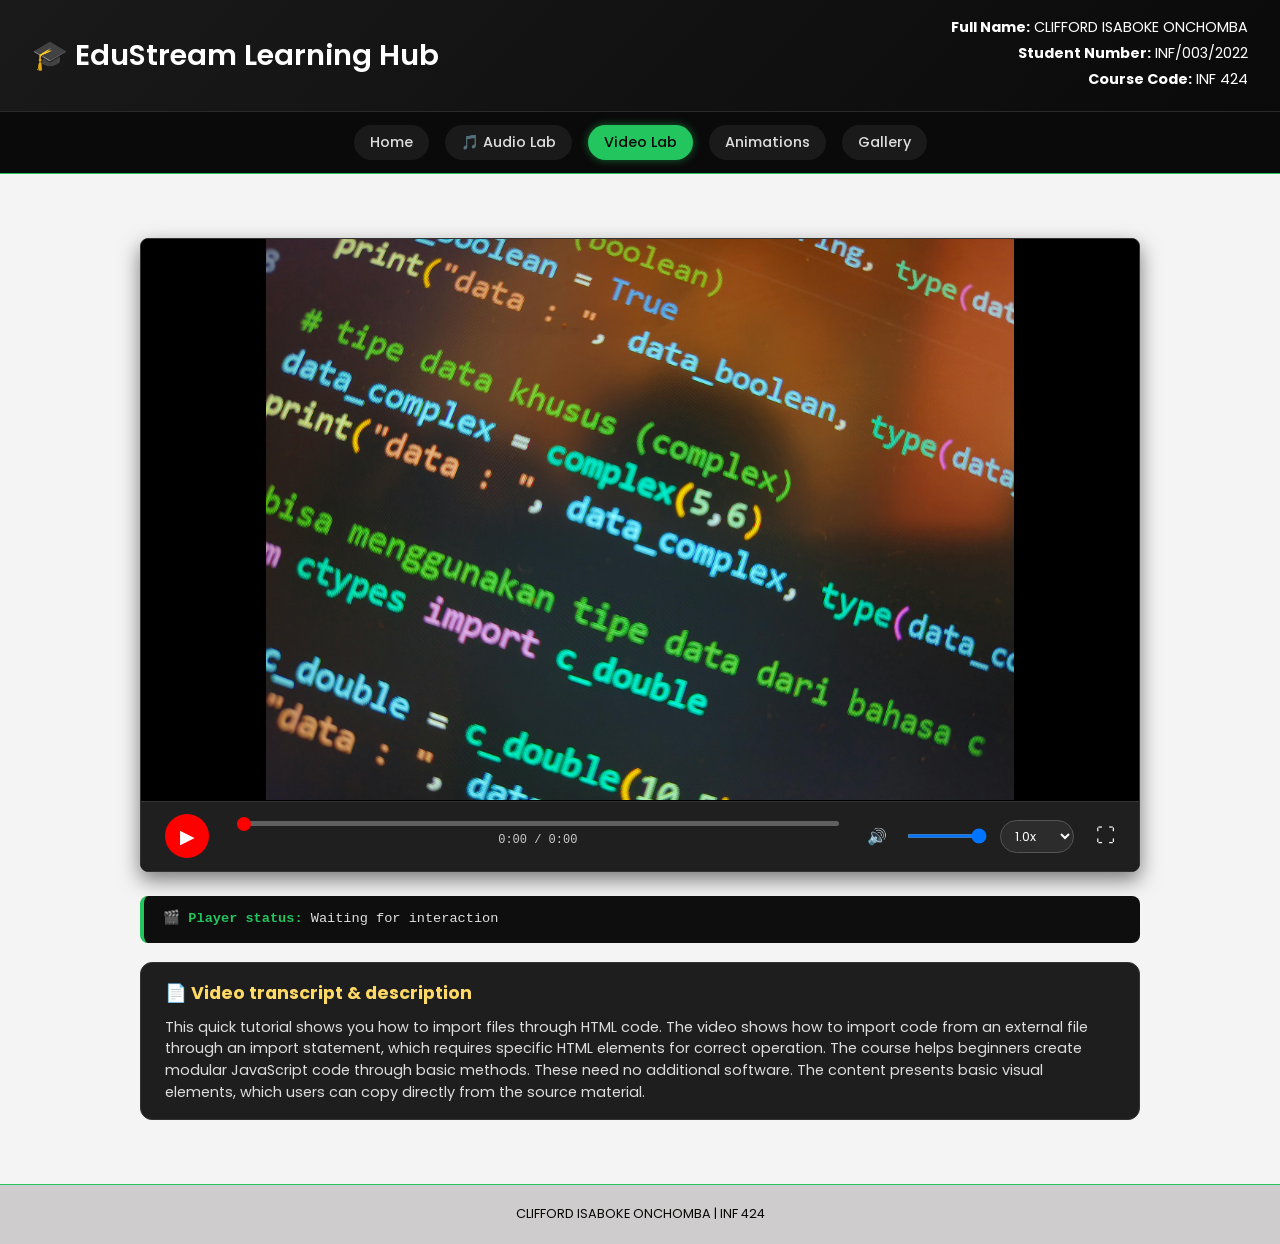
<file: video-player.html>
<!DOCTYPE html>
<html lang="en">
<head>
  <meta charset="UTF-8" />
 <meta name="viewport" content="width=device-width, initial-scale=1.0" />
  <title>EduStream Learning Hub – Video Player</title>
  <link rel="preconnect" href="https://fonts.googleapis.com" />
  <link rel="preconnect" href="https://fonts.gstatic.com" crossorigin />
  <link href="https://fonts.googleapis.com/css2?family=Poppins:wght@400;500;600;700&display=swap" rel="stylesheet" />
  <link rel="stylesheet" href="style.css" />
</head>
<body class="dark-theme">
  <header>
  <div class="logo">🎓 EduStream Learning Hub</div>
  <div class="student-info">
    <p><strong>Full Name:</strong> CLIFFORD ISABOKE ONCHOMBA</p>
    <p><strong>Student Number:</strong> INF/003/2022</p>
    <p><strong>Course Code:</strong> INF 424</p>
  </div>
</header>

<!-- nav bar  -->
<nav class="main-nav">
  <a href="index.html" class="nav-link"> Home</a>
  <a href="audio-player.html" class="nav-link">🎵 Audio Lab</a>
  <a href="video-player.html" class="nav-link active">Video Lab</a>
  <a href="animations.html" class="nav-link"> Animations</a>
  <a href="gallery.html" class="nav-link"> Gallery</a>
</nav>

  <main>
    <div class="media-player video-custom-player">
      <!-- video element -->
      <video id="eduVideo" 
             class="custom-video-element"
             poster="assets/images/py.jpg"
             preload="metadata"
             crossorigin="anonymous">
        <!-- local video file -->
        <source src="assets/video/raddy programming.mp4" type="video/mp4">
        <!-- fallback  -->
        Your browser does not support the video tag. Please update your browser.
      </video>

      <!-- bottom control bar -->
      <div class="control-bar">
        <!-- Play/Pause button -->
        <div class="control-left">
          <button id="videoPlayPauseBtn" class="play-btn" type="button" aria-label="Play video" title="Play/Pause">
            <span id="videoPlayIcon">▶</span>
          </button>
        </div>

        <!--  progress seek bar  -->
        <div class="control-center">
          <div class="progress-container">
            <input id="videoSeekSlider" type="range" min="0" max="100" value="0" step="0.1" aria-label="Video seek bar" />
            <div class="time-display">
              <span id="videoCurrentTime">0:00</span> / <span id="videoDuration">0:00</span>
            </div>
          </div>
        </div>

        <!-- volume, mute, playback speed select, fullscreen -->
        <div class="control-right video-extras">
          <!-- volume slider & mute toggle  -->
          <button id="videoMuteBtn" class="control-btn" type="button" aria-label="Mute video" title="Mute/Unmute">🔊</button>
          <input id="videoVolumeSlider" type="range" min="0" max="1" step="0.01" value="0.8" aria-label="Volume" title="Adjust volume" />
          
          <!-- playback speed selector -->
          <select id="playbackSpeedSelect" class="speed-selector" aria-label="Playback speed" title="Change playback speed">
            <option value="0.75">0.75x</option>
            <option value="1.0" selected>1.0x</option>
            <option value="1.25">1.25x</option>
            <option value="1.5">1.5x</option>
            <option value="2.0">2.0x</option>
          </select>

          <!-- fullscreen button -->
          <button id="fullscreenBtn" class="control-btn fullscreen-icon" type="button" aria-label="Fullscreen" title="Toggle fullscreen">⛶</button>
        </div>
      </div>
    </div>

    <!-- Status display paragraph:-->
    <div class="status-panel" aria-live="polite">
      <strong>🎬 Player status:</strong> <span id="videoEventStatus">Waiting for interaction</span>
    </div>

    <!-- Accessible transcript -->
    <div class="transcript-panel" aria-label="Video transcript and description">
      <h3>📄 Video transcript &amp; description</h3>
      <p>
This quick tutorial shows you how to import files through HTML code. The video shows how to import code from an external file through an import statement, which requires specific HTML elements for correct operation. The course helps beginners create modular JavaScript code through basic methods. These need no additional software. The content presents basic visual elements, which users can copy directly from the source material.
      </p>
    </div>
  </main>
  <footer class="page-footer">
  <p>CLIFFORD ISABOKE ONCHOMBA | INF 424 </p>
</footer>

  <script>
    (function() {
      // ----- DOM elements -----
      const video = document.getElementById('eduVideo');
      const playPauseBtn = document.getElementById('videoPlayPauseBtn');
      const playIconSpan = document.getElementById('videoPlayIcon');
      const seekSlider = document.getElementById('videoSeekSlider');
      const currentTimeSpan = document.getElementById('videoCurrentTime');
      const durationSpan = document.getElementById('videoDuration');
      const muteBtn = document.getElementById('videoMuteBtn');
      const volumeSlider = document.getElementById('videoVolumeSlider');
      const speedSelect = document.getElementById('playbackSpeedSelect');
      const fullscreenBtn = document.getElementById('fullscreenBtn');
      const eventStatusSpan = document.getElementById('videoEventStatus');

      // ----- H format time as M:SS  -----
      function formatTime(seconds) {
        if (isNaN(seconds) || !isFinite(seconds)) return '0:00';
        const mins = Math.floor(seconds / 60);
        const secs = Math.floor(seconds % 60);
        return `${mins}:${secs.toString().padStart(2, '0')}`;
      }

      // ----- Update UI----- progress bar + time display -----
      function updateProgressAndTime() {
        if (!video.duration || isNaN(video.duration)) {
          seekSlider.value = 0;
          currentTimeSpan.textContent = '0:00';
          durationSpan.textContent = '0:00';
          return;
        }
        const percent = (video.currentTime / video.duration) * 100;
        seekSlider.value = percent;
        currentTimeSpan.textContent = formatTime(video.currentTime);
        durationSpan.textContent = formatTime(video.duration);
      }

      // ----- Sync play/pause button -----
      function syncPlayPauseButton() {
        if (video.paused || video.ended) {
          playIconSpan.textContent = '▶';
          playPauseBtn.setAttribute('aria-label', video.ended ? 'Replay video' : 'Play video');
        } else {
          playIconSpan.textContent = '❚❚';
          playPauseBtn.setAttribute('aria-label', 'Pause video');
        }
        // video ended, 
        if (video.ended) {
          playIconSpan.textContent = '↻';  // replay symbol for clarity
          playPauseBtn.setAttribute('aria-label', 'Replay video');
        }
      }

      // ----- Sync mute button icon & volume slider state -----
      function syncMuteUI() {
        if (video.muted) {
          muteBtn.textContent = '🔇';
          muteBtn.setAttribute('aria-label', 'Unmute video');
          volumeSlider.value = 0;
        } else {
          muteBtn.textContent = '🔊';
          muteBtn.setAttribute('aria-label', 'Mute video');
          volumeSlider.value = video.volume;
        }
      }

      // ----- Volume change -----
      function handleVolumeChange() {
        const newVol = parseFloat(volumeSlider.value);
        video.volume = newVol;
        if (newVol === 0) {
          video.muted = true;
        } else {
          video.muted = false;
        }
        syncMuteUI();
      }

      // ----- Mute toggle -----
      function toggleMute() {
        if (video.muted) {
          video.muted = false;
          if (video.volume === 0) video.volume = 0.8;
          volumeSlider.value = video.volume;
        } else {
          video.muted = true;
          volumeSlider.value = 0;
        }
        syncMuteUI();
      }

      // ----- Seek via slider -----
      function seekVideo() {
        if (!video.duration || isNaN(video.duration)) return;
        const percent = parseFloat(seekSlider.value);
        video.currentTime = (percent / 100) * video.duration;
      }

      // ----- Play/Pause logic -----
      function togglePlayPause() {
        if (video.paused || video.ended) {
          video.play().catch(err => {
            console.warn('Playback prevented:', err);
            eventStatusSpan.textContent = `⚠️ Error: ${err.name || 'playback failed'}`;
          });
        } else {
          video.pause();
        }
      }

      // ----- Playback speed selector -----
      function setPlaybackSpeed() {
        const speed = parseFloat(speedSelect.value);
        if (!isNaN(speed) && video.playbackRate !== undefined) {
          video.playbackRate = speed;
        }
      }

      // ----- Fullscreen handling  -----
      function toggleFullscreen() {
        if (!document.fullscreenElement) {
          video.requestFullscreen().catch(err => {
            console.warn('Fullscreen error:', err);
            eventStatusSpan.textContent = `Fullscreen not supported: ${err.message}`;
          });
        } else {
          document.exitFullscreen();
        }
      }

      // ----- Update status display  'play' and 'playing' -----
      function setStatusEvent(eventType, detailMsg = '') {
        let displayText = '';
        switch (eventType) {
          case 'play':
            displayText = '🎵 play event (playback requested) — media.play() called';
            break;
          case 'playing':
            displayText = '▶️ playing event (actual playback started/resumed after buffering)';
            break;
          case 'pause':
            displayText = '⏸️ pause event — video paused by user or system';
            break;
          case 'waiting':
            displayText = '⏳ waiting event — buffering / loading data, playback will resume';
            break;
          case 'ended':
            displayText = '🏁 ended event — video playback finished';
            break;
          case 'error':
            displayText = '❌ error event — media could not be loaded or corrupted';
            break;
          default:
            displayText = `${eventType} fired`;
        }
        if (detailMsg) displayText += ` (${detailMsg})`;
        eventStatusSpan.textContent = displayText;
        console.log(`[VIDEO EVENT] ${eventType}: ${displayText}`);
      }

      // ----- Event listeners  -----
      video.addEventListener('play', () => {
        setStatusEvent('play');
        syncPlayPauseButton();
      });
      video.addEventListener('playing', () => {
        setStatusEvent('playing');
        syncPlayPauseButton();
      });
      video.addEventListener('pause', () => {
        setStatusEvent('pause');
        syncPlayPauseButton();
      });
      video.addEventListener('waiting', () => {
        setStatusEvent('waiting');
      });
      video.addEventListener('ended', () => {
        setStatusEvent('ended');
        syncPlayPauseButton();
        updateProgressAndTime();   // final time sync
      });
      video.addEventListener('error', (e) => {
        setStatusEvent('error', video.error ? video.error.message : 'Media loading failure');
        console.error('Video error:', video.error);
      });
      // timeupdate for seek bar
      video.addEventListener('timeupdate', () => {
        updateProgressAndTime();
      });
      video.addEventListener('durationchange', () => {
        updateProgressAndTime();
        seekSlider.max = 100;
      });
      video.addEventListener('loadedmetadata', () => {
        updateProgressAndTime();
        setStatusEvent('loadedmetadata', 'duration & dimensions ready');
        // Set initial volume consistency
        video.volume = parseFloat(volumeSlider.value);
        video.muted = false;
        syncMuteUI();
      });
      video.addEventListener('canplay', () => {
        // optional: just friendly status
        if (eventStatusSpan.textContent.includes('waiting')) {
          setStatusEvent('canplay', 'ready to play');
        }
      });

      // ---- Keyboard shortcuts----
      function handleVideoKeyboard(e) {
        const activeEl = document.activeElement;
        if (activeEl && (activeEl.tagName === 'INPUT' || activeEl.tagName === 'SELECT' || activeEl.tagName === 'TEXTAREA')) {
          return; //  typing in inputs
        }
        const key = e.code;
        switch (key) {
          case 'Space':
            e.preventDefault();
            togglePlayPause();
            break;
          case 'KeyM':
            e.preventDefault();
            toggleMute();
            break;
          case 'ArrowLeft':
            e.preventDefault();
            video.currentTime = Math.max(0, video.currentTime - 10);
            setStatusEvent('seeking', 'arrow left: -10 sec');
            break;
          case 'ArrowRight':
            e.preventDefault();
            video.currentTime = Math.min(video.duration || 0, video.currentTime + 10);
            setStatusEvent('seeking', 'arrow right: +10 sec');
            break;
          default:
            break;
        }
      }

      // -----  UI controls -----
      playPauseBtn.addEventListener('click', togglePlayPause);
      seekSlider.addEventListener('input', seekVideo);
      muteBtn.addEventListener('click', toggleMute);
      volumeSlider.addEventListener('input', handleVolumeChange);
      speedSelect.addEventListener('change', setPlaybackSpeed);
      fullscreenBtn.addEventListener('click', toggleFullscreen);
      document.addEventListener('keydown', handleVideoKeyboard);

      // Additional fullscreen change to update icon
      document.addEventListener('fullscreenchange', () => {
        if (document.fullscreenElement) {
          fullscreenBtn.setAttribute('aria-label', 'Exit fullscreen');
          fullscreenBtn.textContent = '✕';  // visual cue
        } else {
          fullscreenBtn.setAttribute('aria-label', 'Fullscreen');
          fullscreenBtn.textContent = '⛶';
        }
      });

      // ensuring volume slider reflects video volume after external changes (e.g., mute unmute)
      video.addEventListener('volumechange', () => {
        syncMuteUI();
      });

      // ensure poster and preload metadata: also if video fails to load, show error status clearly
      if (video.readyState === 0) {
        video.addEventListener('loadstart', () => setStatusEvent('loadstart', 'fetching media'));
      }

      // Initial UI sync
      syncPlayPauseButton();
      syncMuteUI();
      setPlaybackSpeed();        // default speed = 1.0
      updateProgressAndTime();

      // handle case when duration not  ready
      if (video.readyState >= 1) {
        updateProgressAndTime();
      }

      // If video fails , display  error on status
      video.addEventListener('stalled', () => {
        setStatusEvent('stalled', 'network stalled – possible slow connection');
      });
    })();
  </script>
</body>
</html>
</file>
<file: style.css>
/* Reset and base  */
* {
    margin: 0;
    padding: 0;
    box-sizing: border-box;
}

body {
    font-family: 'Poppins', Arial, sans-serif;
    line-height: 1.6;
    color: #333;
    background-color: #f4f4f4;
}
header {
    background: linear-gradient(135deg, #22C55E, #166534);
    color: white;
    padding: 1rem 2rem;
    display: flex;
    justify-content: space-between;
    align-items: center;
    box-shadow: 0 2px 10px rgba(0,0,0,0.1);
}

.logo {
    font-size: 1.8rem;
    font-weight: 600;
}

.student-info {
    text-align: right;
    font-size: 0.9rem;
}

.student-info p {
    margin-bottom: 0.2rem;
}

/* Main content */
main {
    max-width: 1200px;
    margin: 2rem auto;
    padding: 0 2rem;
}

/* Responsive  */
@media (max-width: 768px) {
    header {
        flex-direction: column;
        text-align: center;
        padding: 1rem;
    }
    .student-info {
        text-align: center;
        margin-top: 1rem;
    }
    main {
        padding: 0 1rem;
    }
}

/* DARK THEME (shared for audio & video players) */
.dark-theme body {
    background-color: #181818;
    color: #FFFFFF;
    margin: 0;
    padding: 0;
    min-height: 100vh;
    display: flex;
    flex-direction: column;
}

.dark-theme header {
    background: linear-gradient(135deg, #1a1a1a, #0a0a0a);
    color: #ffffff;
    box-shadow: 0 2px 10px rgba(0,0,0,0.3);
}

.dark-theme main {
    flex: 1;
    display: flex;
    flex-direction: column;
    align-items: center;
    justify-content: center;
    padding: 2rem;
    max-width: 100%;
}

/* Media Player Base (used by both audio and video) */
.media-player {
    width: 100%;
    max-width: 1000px;
    background-color: #0B0B0B;
    border: 1px solid #333;
    border-radius: 8px;
    overflow: hidden;
    display: flex;
    flex-direction: column;
    box-shadow: 0 8px 20px rgba(0,0,0,0.5);
}

/* Audio player specific height  */
.media-player:not(.video-custom-player) {
    height: 450px;
}

/* Video player custom styling */
.video-custom-player {
    background: #000;
}

.custom-video-element {
    width: 100%;
    background: black;
    display: block;
    aspect-ratio: 16 / 9;
    object-fit: contain;
}

.player-visual {
    flex: 1;
    display: flex;
    align-items: center;
    justify-content: center;
    position: relative;
    min-height: 120px;
}

.status-overlay {
    position: absolute;
    top: 10px;
    left: 10px;
    font-size: 0.8rem;
    color: #CCC;
    background: rgba(0, 0, 0, 0.7);
    padding: 4px 8px;
    border-radius: 4px;
    z-index: 2;
}

/* Control Bar (shared) */
.control-bar {
    height: 70px;
    background-color: #1F1F1F;
    display: flex;
    align-items: center;
    padding: 0 1rem;
    border-top: 1px solid #333;
    gap: 0.75rem;
}

.control-left {
    flex: 0 0 60px;
    display: flex;
    justify-content: center;
}

.play-btn {
    width: 44px;
    height: 44px;
    border-radius: 50%;
    background-color: #FF0000;
    border: none;
    color: white;
    font-size: 1.2rem;
    cursor: pointer;
    display: flex;
    align-items: center;
    justify-content: center;
    transition: all 0.2s ease;
}

.play-btn:hover {
    background-color: #CC0000;
    transform: scale(1.05);
    box-shadow: 0 0 8px rgba(255,0,0,0.5);
}

.control-center {
    flex: 1;
    display: flex;
    flex-direction: column;
    align-items: center;
    padding: 0 0.5rem;
}

.progress-container {
    width: 100%;
    display: flex;
    flex-direction: column;
    align-items: center;
}

.progress-container input[type="range"] {
    width: 100%;
    height: 5px;
    background: #606060;
    border-radius: 3px;
    outline: none;
    -webkit-appearance: none;
    appearance: none;
    margin-bottom: 5px;
}

.progress-container input[type="range"]::-webkit-slider-thumb {
    -webkit-appearance: none;
    width: 14px;
    height: 14px;
    border-radius: 50%;
    background: #FF0000;
    cursor: pointer;
}

.progress-container input[type="range"]::-moz-range-thumb {
    width: 14px;
    height: 14px;
    border-radius: 50%;
    background: #FF0000;
    cursor: pointer;
    border: none;
}

.time-display {
    font-size: 0.75rem;
    color: #CCC;
    font-family: monospace;
}

.control-right {
    flex: 0 0 auto;
    display: flex;
    align-items: center;
    gap: 0.6rem;
}

/* Extra controls for video (speed selector, fullscreen) */
.video-extras {
    gap: 0.8rem;
}

.speed-selector {
    background-color: #2c2c2c;
    color: white;
    border: 1px solid #555;
    border-radius: 20px;
    padding: 6px 10px;
    font-family: 'Poppins', sans-serif;
    font-size: 0.8rem;
    cursor: pointer;
    outline: none;
    transition: 0.2s;
}

.speed-selector:hover {
    background-color: #3a3a3a;
}

.control-btn {
    width: 36px;
    height: 36px;
    border-radius: 50%;
    background-color: transparent;
    border: none;
    color: #FFFFFF;
    font-size: 1rem;
    cursor: pointer;
    display: inline-flex;
    align-items: center;
    justify-content: center;
    transition: 0.2s;
}

.control-btn:hover {
    background-color: rgba(255,255,255,0.15);
    transform: scale(1.05);
}

.control-right input[type="range"] {
    width: 80px;
    height: 4px;
    background: #606060;
    border-radius: 2px;
}

.control-right input[type="range"]::-webkit-slider-thumb {
    width: 12px;
    height: 12px;
    background: white;
}

/* Status Panel (video player) */
.status-panel {
    margin-top: 1.5rem;
    background: #0e0e0e;
    border-left: 4px solid #22C55E;
    padding: 0.8rem 1.2rem;
    border-radius: 8px;
    font-size: 0.85rem;
    color: #e0e0e0;
    max-width: 1000px;
    width: 100%;
    font-family: monospace;
}

.status-panel strong {
    color: #22C55E;
}

/* Transcript Panel */
.transcript-panel {
    margin-top: 1.2rem;
    background: #1e1e1e;
    padding: 1rem 1.5rem;
    border-radius: 12px;
    max-width: 1000px;
    width: 100%;
    border: 1px solid #333;
}

.transcript-panel h3 {
    color: #FFD966;
    margin-bottom: 0.6rem;
    font-size: 1.1rem;
}

.transcript-panel p {
    font-size: 0.9rem;
    line-height: 1.5;
    color: #ddd;
}

/* Fullscreen button icon override on demand */
.fullscreen-icon {
    font-size: 1.2rem;
}

/* Responsive adjustments for video controls */
@media (max-width: 750px) {
    .control-bar {
        flex-wrap: wrap;
        height: auto;
        padding: 12px;
        gap: 10px;
    }
    .control-left, .control-center, .control-right {
        flex: auto;
        width: 100%;
        justify-content: center;
    }
    .control-center {
        order: 2;
    }
    .control-right {
        order: 3;
        justify-content: space-evenly;
        flex-wrap: wrap;
    }
    .control-left {
        order: 1;
    }
    .speed-selector {
        font-size: 0.7rem;
        padding: 4px 8px;
    }
    .status-panel, .transcript-panel {
        font-size: 0.8rem;
    }
}

/*  audio player visual area  */
.media-player .player-visual {
    background: #0B0B0B;
}

/* WEB AUDIO TONE GENERATOR  (*/
.tone-generator-section {
    margin-top: 2rem;
    background: #0e0e0e;
    border-radius: 12px;
    padding: 1.5rem;
    border: 1px solid #2a2a2a;
    width: 100%;
    max-width: 1000px;
}

.tone-generator-section h3 {
    color: #22C55E;
    font-size: 1.3rem;
    margin-bottom: 1rem;
    display: flex;
    align-items: center;
    gap: 0.5rem;
}

.synth-controls {
    display: flex;
    flex-direction: column;
    gap: 1.2rem;
}

.waveform-selector {
    display: flex;
    align-items: center;
    gap: 1rem;
    flex-wrap: wrap;
}

.waveform-selector label {
    font-weight: 500;
    color: #ddd;
}

#waveformSelect {
    background: #1f1f1f;
    color: white;
    border: 1px solid #444;
    border-radius: 20px;
    padding: 6px 12px;
    font-family: 'Poppins', monospace;
    cursor: pointer;
    outline: none;
}

#waveformSelect:hover {
    background: #2c2c2c;
}

.note-buttons {
    display: flex;
    flex-wrap: wrap;
    gap: 0.8rem;
}

.note-btn {
    background: linear-gradient(135deg, #2c2c2c, #1a1a1a);
    border: 1px solid #22C55E;
    color: #22C55E;
    font-family: 'Poppins', monospace;
    font-weight: 600;
    font-size: 0.9rem;
    padding: 8px 18px;
    border-radius: 40px;
    cursor: pointer;
    transition: all 0.2s ease;
}

.note-btn:hover {
    background: #22C55E;
    color: #0e0e0e;
    transform: scale(1.02);
    box-shadow: 0 0 8px rgba(34, 197, 94, 0.5);
}

.synth-info {
    font-size: 0.8rem;
    color: #aaa;
    margin-top: 0.5rem;
    border-left: 3px solid #22C55E;
    padding-left: 0.8rem;
}

/* Responsive adjustments for tone generator */
@media (max-width: 700px) {
    .tone-generator-section {
        padding: 1rem;
    }
    .note-btn {
        padding: 6px 12px;
        font-size: 0.8rem;
    }
}

/*  ANIMATIONS PAGE (= */
.page-title {
    text-align: center;
    margin-bottom: 2rem;
    color: #22C55E;
    font-weight: 600;
}

.demo-section {
    background: #0e0e0e;
    border-radius: 16px;
    padding: 1.5rem;
    margin-bottom: 2rem;
    border: 1px solid #2a2a2a;
    width: 100%;
    max-width: 1000px;
}

.demo-section h2 {
    color: #FFD966;
    margin-bottom: 1rem;
    font-size: 1.3rem;
}

/* 1. CSS Loading Spinner */
.spinner-container {
    display: flex;
    flex-direction: column;
    align-items: center;
    gap: 1rem;
    padding: 1rem;
}

.loading-spinner {
    width: 60px;
    height: 60px;
    border-radius: 50%;
    border: 5px solid #2a2a2a;
    border-top-color: #22C55E;
    animation: spin 1s linear infinite;
}

@keyframes spin {
    to {
        transform: rotate(360deg);
    }
}

/*  Card Component with Hover Transitions */
.cards-grid {
    display: flex;
    gap: 1.5rem;
    flex-wrap: wrap;
    justify-content: center;
}

.animated-card {
    background: #1a1a1a;
    border-radius: 12px;
    padding: 1.5rem;
    width: 220px;
    text-align: center;
    transition: transform 0.3s ease, background-color 0.3s ease;
    cursor: pointer;
}

.animated-card:hover {
    transform: scale(1.05);
    background-color: #2a2a2a;
}

.card-icon {
    font-size: 3rem;
    margin-bottom: 0.5rem;
}

.animated-card h3 {
    color: #22C55E;
    margin-bottom: 0.5rem;
}

.animated-card p {
    font-size: 0.85rem;
    color: #bbb;
}

/* 3. SVG Draw-on Path Animation */
.svg-container {
    display: flex;
    flex-direction: column;
    align-items: center;
    gap: 0.5rem;
    background: #1a1a2a;
    border-radius: 12px;
    padding: 1rem;
}

.draw-path {
    stroke-dasharray: 600;
    stroke-dashoffset: 600;
    animation: drawLine 2.5s ease-out forwards;
}

@keyframes drawLine {
    to {
        stroke-dashoffset: 0;
    }
}


.star {
    animation: twinkle 2s infinite alternate;
}

.twinkle1 { animation-delay: 0s; }
.twinkle2 { animation-delay: 0.5s; }
.twinkle3 { animation-delay: 1s; }
.twinkle4 { animation-delay: 1.5s; }
.twinkle5 { animation-delay: 0.8s; }

@keyframes twinkle {
    0% { opacity: 0.3; transform: scale(1); }
    100% { opacity: 1; transform: scale(1.3); }
}

.moon {
    animation: pulseGlow 3s ease-in-out infinite;
}

@keyframes pulseGlow {
    0% { opacity: 0.7; transform: scale(1); }
    50% { opacity: 1; transform: scale(1.05); }
    100% { opacity: 0.7; transform: scale(1); }
}

.shooting-star {
    animation: shoot 4s linear infinite;
    transform-origin: 0% 0%;
}

@keyframes shoot {
    0% {
        transform: translateX(0) translateY(0);
        opacity: 1;
    }
    80% {
        opacity: 1;
    }
    100% {
        transform: translateX(250px) translateY(120px);
        opacity: 0;
    }
}

/* Footer */
.page-footer {
    text-align: center;
    padding: 1.5rem;
    background: #0a0a0a;
    margin-top: 2rem;
    border-top: 1px solid #22C55E;
    font-size: 0.85rem;
    color: #aaa;
}

/*  CAMERA SECTION   */
.camera-section {
    background: #0e0e0e;
}

.camera-wrapper {
    display: flex;
    flex-direction: column;
    align-items: center;
    gap: 1rem;
}

.video-preview {
    width: 100%;
    max-width: 640px;
    background: #000;
    border-radius: 12px;
    overflow: hidden;
    border: 2px solid #22C55E;
}

#cameraVideo {
    width: 100%;
    display: block;
    transform: scaleX(-1); /* mirror effect */
}

.camera-controls {
    display: flex;
    flex-wrap: wrap;
    justify-content: center;
    gap: 0.8rem;
    margin: 0.5rem 0;
}

.camera-btn {
    background: linear-gradient(135deg, #2c2c2c, #1a1a1a);
    border: 1px solid #22C55E;
    color: #22C55E;
    font-family: 'Poppins', sans-serif;
    font-weight: 600;
    font-size: 0.85rem;
    padding: 8px 16px;
    border-radius: 40px;
    cursor: pointer;
    transition: all 0.2s ease;
}

.camera-btn.primary {
    background: linear-gradient(135deg, #22C55E, #166534);
    color: white;
    border: none;
}

.camera-btn:hover:not(:disabled) {
    transform: scale(1.03);
    box-shadow: 0 0 8px rgba(34,197,94,0.5);
}

.camera-btn:disabled {
    opacity: 0.5;
    cursor: not-allowed;
}

.camera-status {
    background: #1a1a1a;
    padding: 0.6rem 1rem;
    border-radius: 8px;
    text-align: center;
    font-family: monospace;
    font-size: 0.85rem;
    width: 100%;
    max-width: 500px;
    border-left: 4px solid #22C55E;
}

.preview-area {
    text-align: center;
    margin-top: 0.5rem;
}

.preview-area h3 {
    color: #FFD966;
    font-size: 1rem;
    margin-bottom: 0.5rem;
}

#previewCanvas {
    background: #111;
    border-radius: 8px;
    max-width: 100%;
    height: auto;
    border: 1px solid #444;
    box-shadow: 0 2px 8px rgba(0,0,0,0.3);
}

/* Responsive */
@media (max-width: 700px) {
    .camera-btn {
        padding: 6px 12px;
        font-size: 0.75rem;
    }
    .camera-status {
        font-size: 0.75rem;
    }
}

/* GALLERY PAGE )  */
.gallery-container {
    max-width: 1200px;
    width: 100%;
    margin: 0 auto;
    padding: 0 1rem;
}

.gallery-title {
    text-align: center;
    color: #22C55E;
    margin-bottom: 1.5rem;
    font-size: 2rem;
}

/* Search bar */
.search-bar {
    display: flex;
    justify-content: center;
    margin-bottom: 2rem;
}

#searchInput {
    width: 100%;
    max-width: 400px;
    padding: 12px 20px;
    font-size: 1rem;
    font-family: 'Poppins', sans-serif;
    background: #1f1f1f;
    border: 1px solid #22C55E;
    border-radius: 40px;
    color: white;
    outline: none;
    transition: 0.2s;
}

#searchInput:focus {
    box-shadow: 0 0 8px rgba(34,197,94,0.5);
}

/* Responsive CSS Grid  */
.gallery-grid {
    display: grid;
    grid-template-columns: repeat(auto-fill, minmax(280px, 1fr));
    gap: 1.5rem;
    margin-bottom: 2rem;
}

/* Media Card Styling */
.media-card {
    background: #0e0e0e;
    border-radius: 16px;
    overflow: hidden;
    transition: transform 0.2s ease, box-shadow 0.2s ease;
    border: 1px solid #2a2a2a;
    display: flex;
    flex-direction: column;
}

.media-card:hover {
    transform: translateY(-4px);
    box-shadow: 0 8px 20px rgba(0,0,0,0.4);
    border-color: #22C55E;
}

.card-thumbnail {
    width: 100%;
    aspect-ratio: 16 / 9;
    object-fit: cover;
    display: block;
}

.card-content {
    padding: 1rem;
    display: flex;
    flex-direction: column;
    flex: 1;
}

.card-title {
    font-size: 1.1rem;
    font-weight: 600;
    margin-bottom: 0.5rem;
    color: #fff;
}

.card-meta {
    display: flex;
    justify-content: space-between;
    align-items: center;
    margin-bottom: 0.75rem;
    flex-wrap: wrap;
    gap: 0.5rem;
}

.card-badge {
    font-size: 0.7rem;
    font-weight: 600;
    padding: 4px 10px;
    border-radius: 20px;
    letter-spacing: 0.5px;
}

.badge-video {
    background: #1e3a5f;
    color: #64b5f6;
    border: 1px solid #64b5f6;
}

.badge-audio {
    background: #1b4d2e;
    color: #81c784;
    border: 1px solid #81c784;
}

.badge-image {
    background: #5d3a1a;
    color: #ffb74d;
    border: 1px solid #ffb74d;
}

.card-duration {
    font-size: 0.7rem;
    color: #aaa;
    font-family: monospace;
}

.card-description {
    font-size: 0.8rem;
    color: #bbb;
    line-height: 1.4;
    margin-bottom: 1rem;
    flex: 1;
}

.card-action {
    background: linear-gradient(135deg, #2c2c2c, #1a1a1a);
    border: 1px solid #22C55E;
    color: #22C55E;
    font-family: 'Poppins', sans-serif;
    font-weight: 600;
    font-size: 0.8rem;
    padding: 8px 12px;
    border-radius: 30px;
    cursor: pointer;
    transition: all 0.2s ease;
    width: 100%;
    text-align: center;
}

.card-action:hover {
    background: #22C55E;
    color: #0e0e0e;
    transform: scale(0.98);
}

/* R ensuring grid works on mobile */
@media (max-width: 640px) {
    .gallery-grid {
        grid-template-columns: 1fr;
    }
    .gallery-title {
        font-size: 1.5rem;
    }
}


/*  NAVIGATION BAR  */
.main-nav {
    background: #0a0a0a;
    display: flex;
    justify-content: center;
    flex-wrap: wrap;
    gap: 1rem;
    padding: 0.8rem 1rem;
    border-bottom: 1px solid #22C55E;
    border-top: 1px solid #2a2a2a;
    margin-bottom: 1.5rem;
}

.nav-link {
    color: #ddd;
    text-decoration: none;
    font-weight: 500;
    padding: 0.4rem 1rem;
    border-radius: 30px;
    transition: all 0.2s ease;
    background: #1a1a1a;
    font-size: 0.9rem;
}

.nav-link:hover {
    background: #22C55E;
    color: #0a0a0a;
    transform: translateY(-2px);
}

/* Active page highlighting */
.nav-link.active {
    background: #22C55E;
    color: #0a0a0a;
    box-shadow: 0 0 8px rgba(34,197,94,0.5);
    pointer-events: none; /* optional: makes active link non-clickable */
}

/* Footer  */
.page-footer {
    text-align: center;
    padding: 1.2rem;
    background: #cecccc;
    
    margin-top: 2rem;
    border-top: 1px solid #22C55E;
    font-size: 0.8rem;
    color: #080505;
}
</file>
